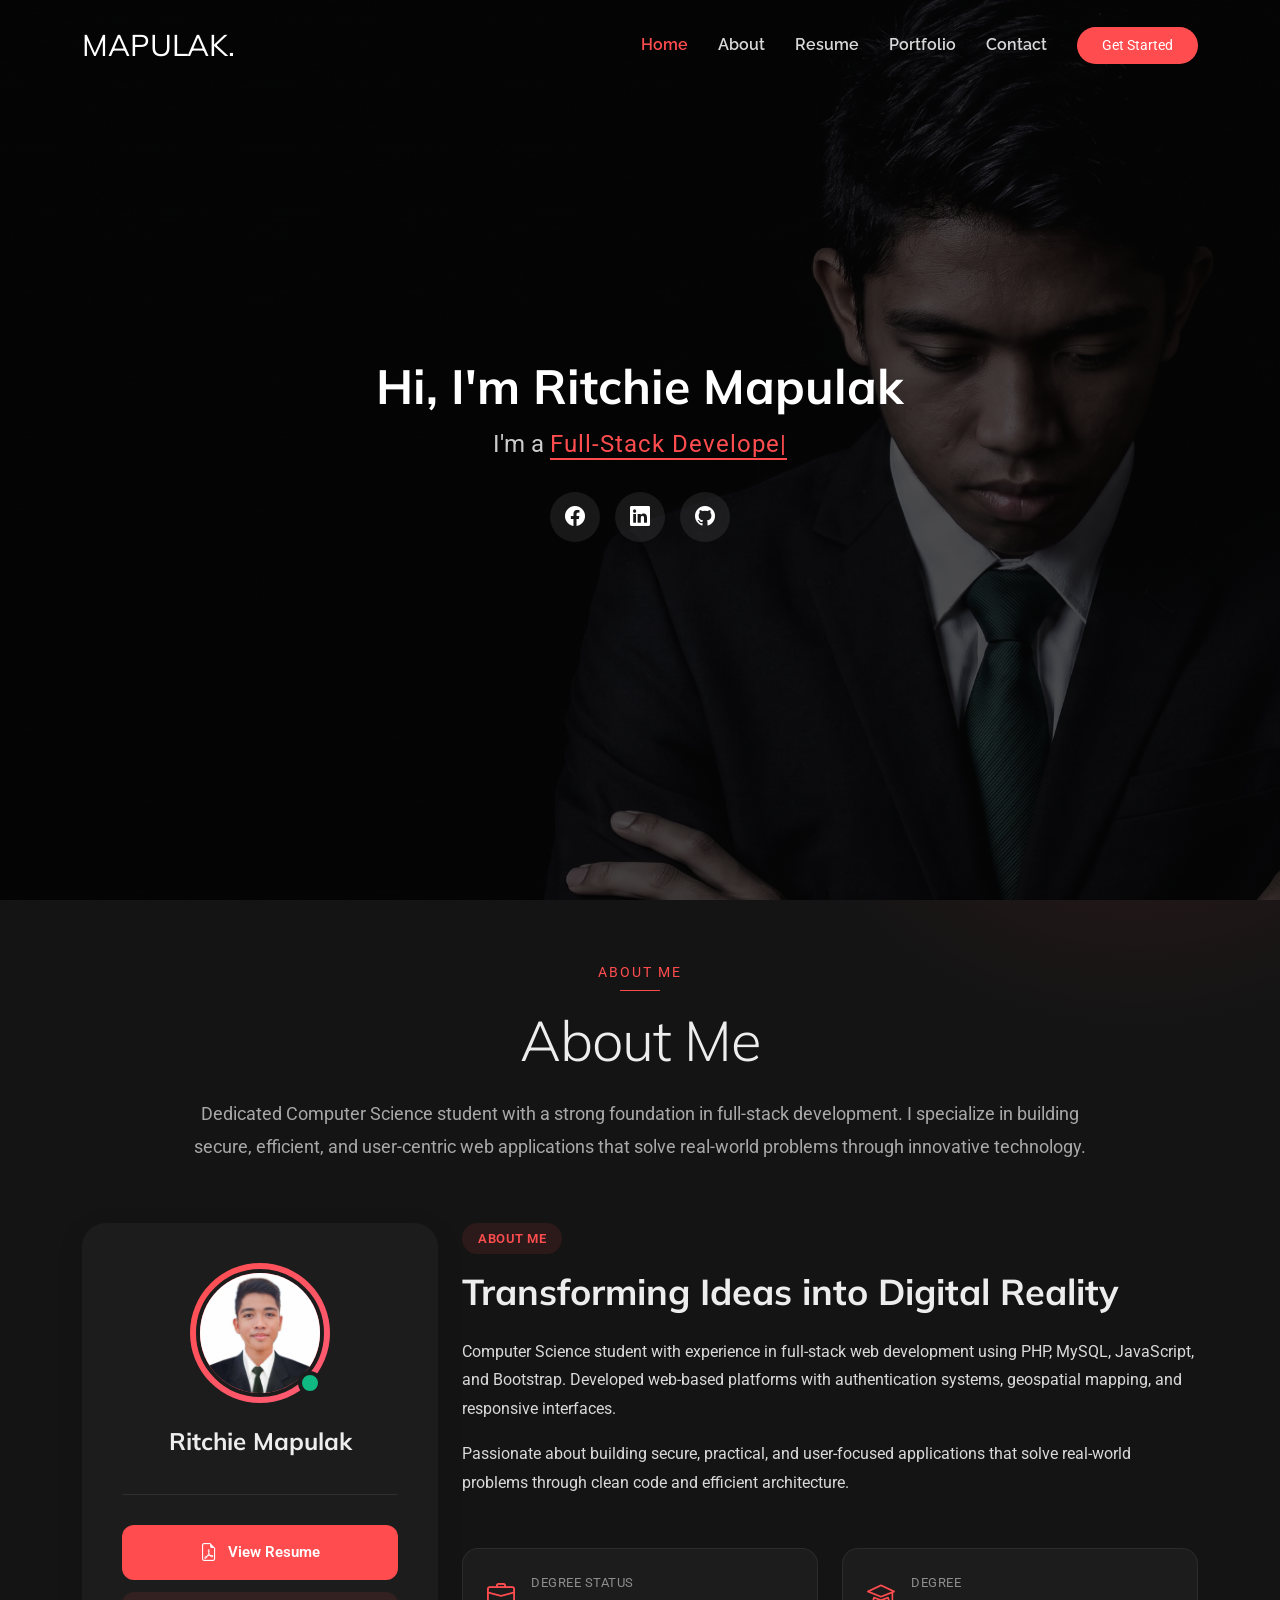
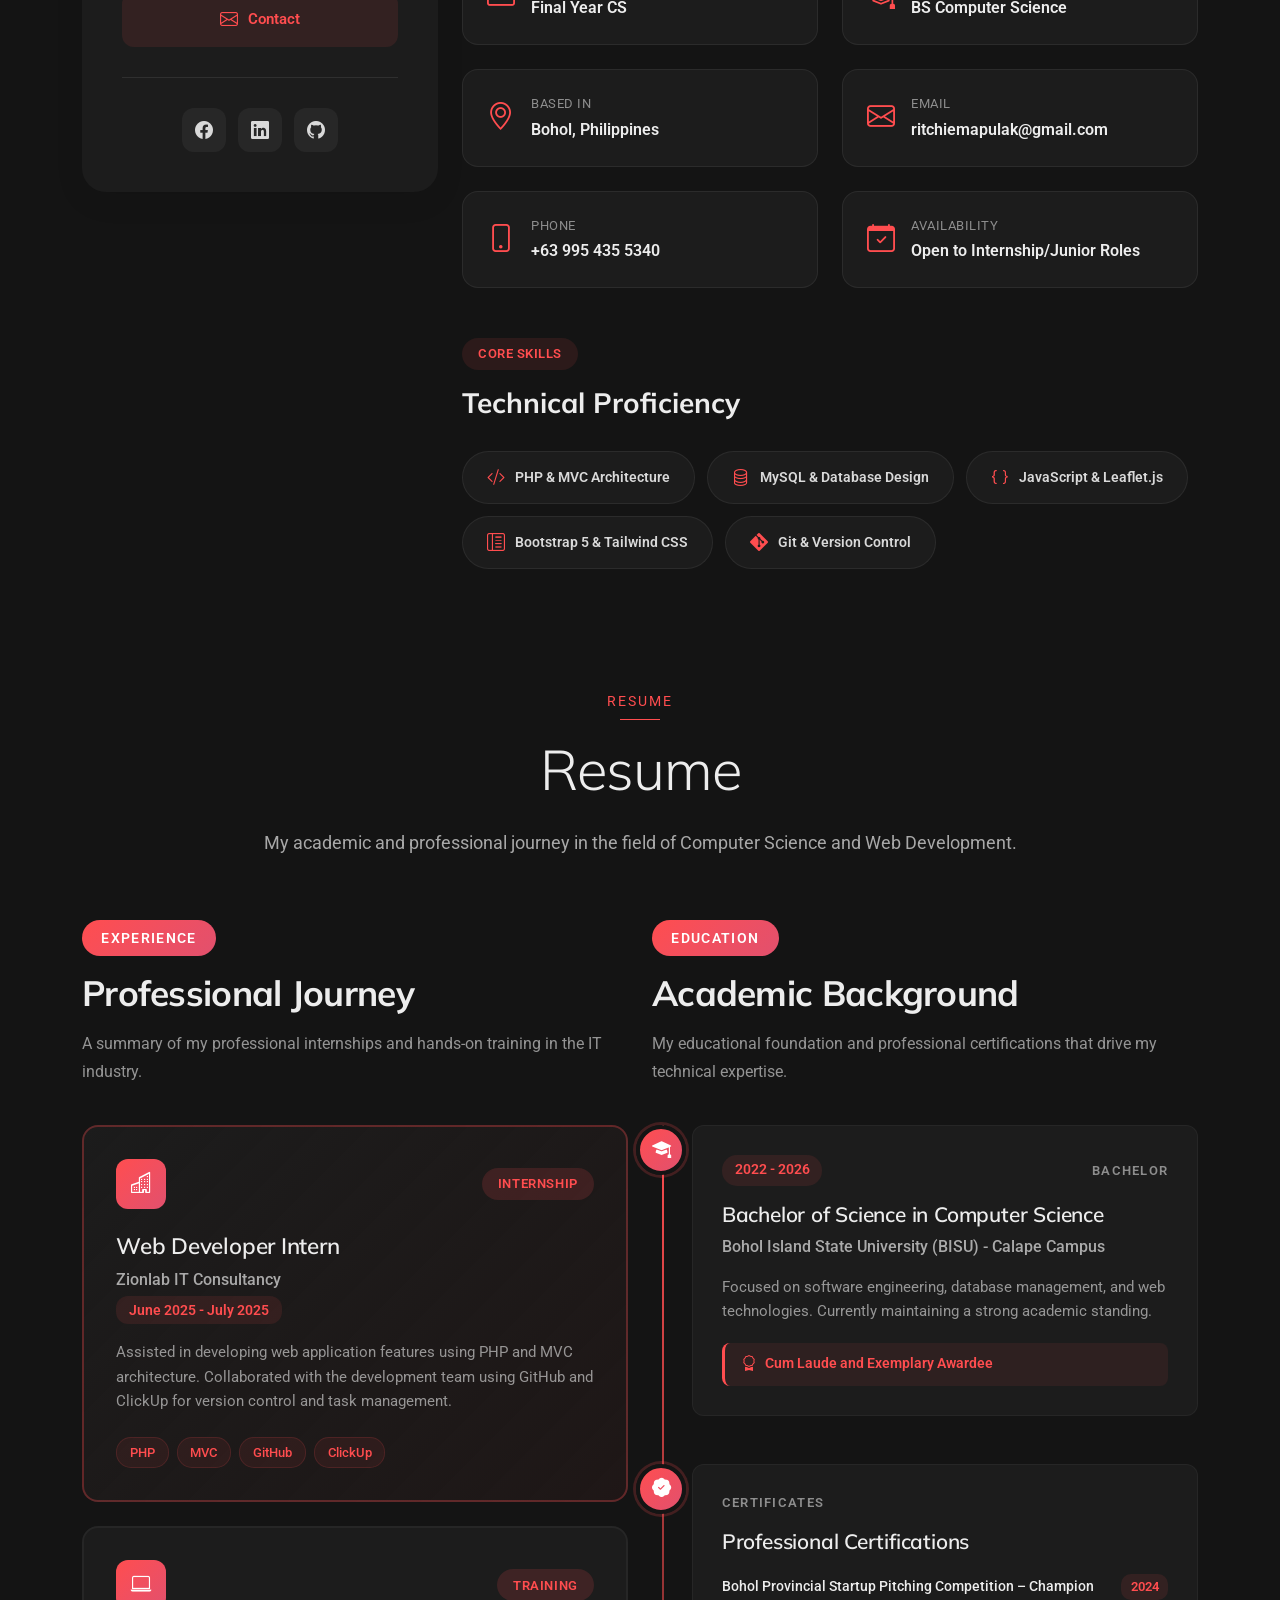
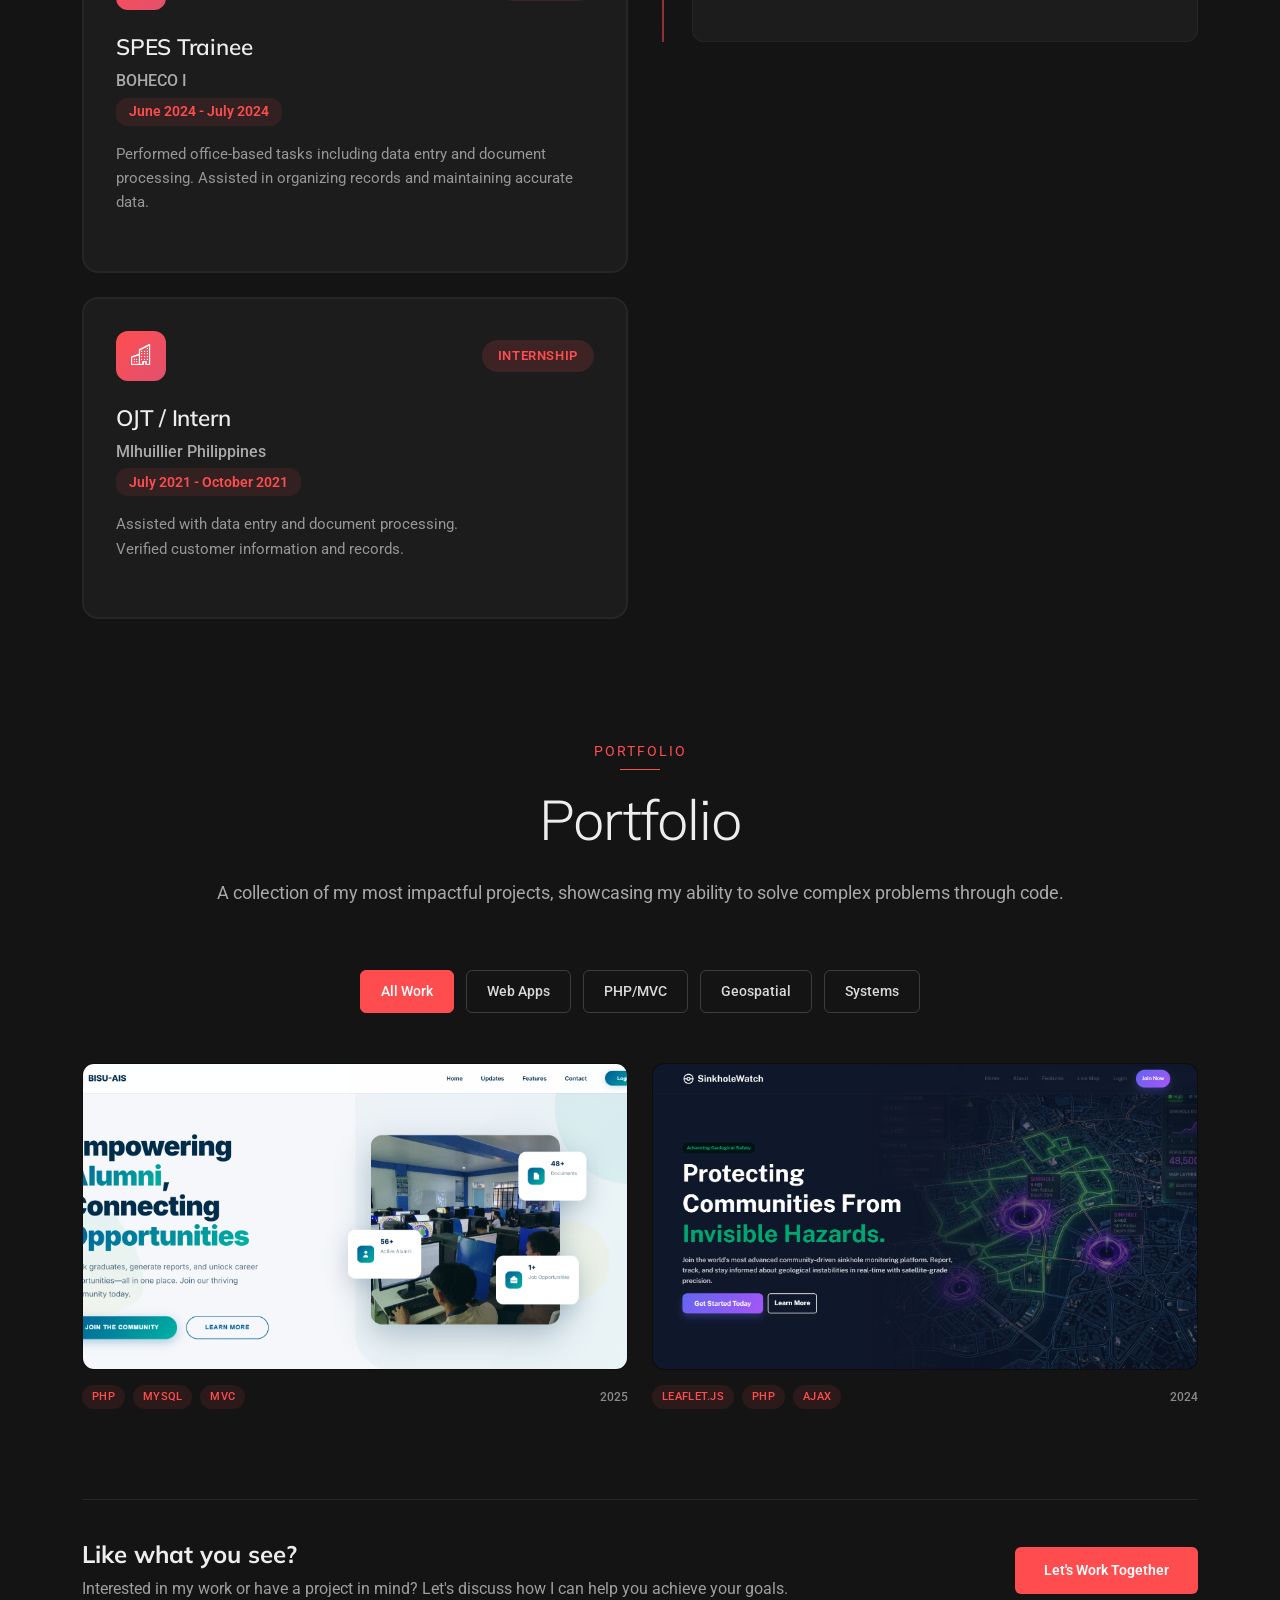
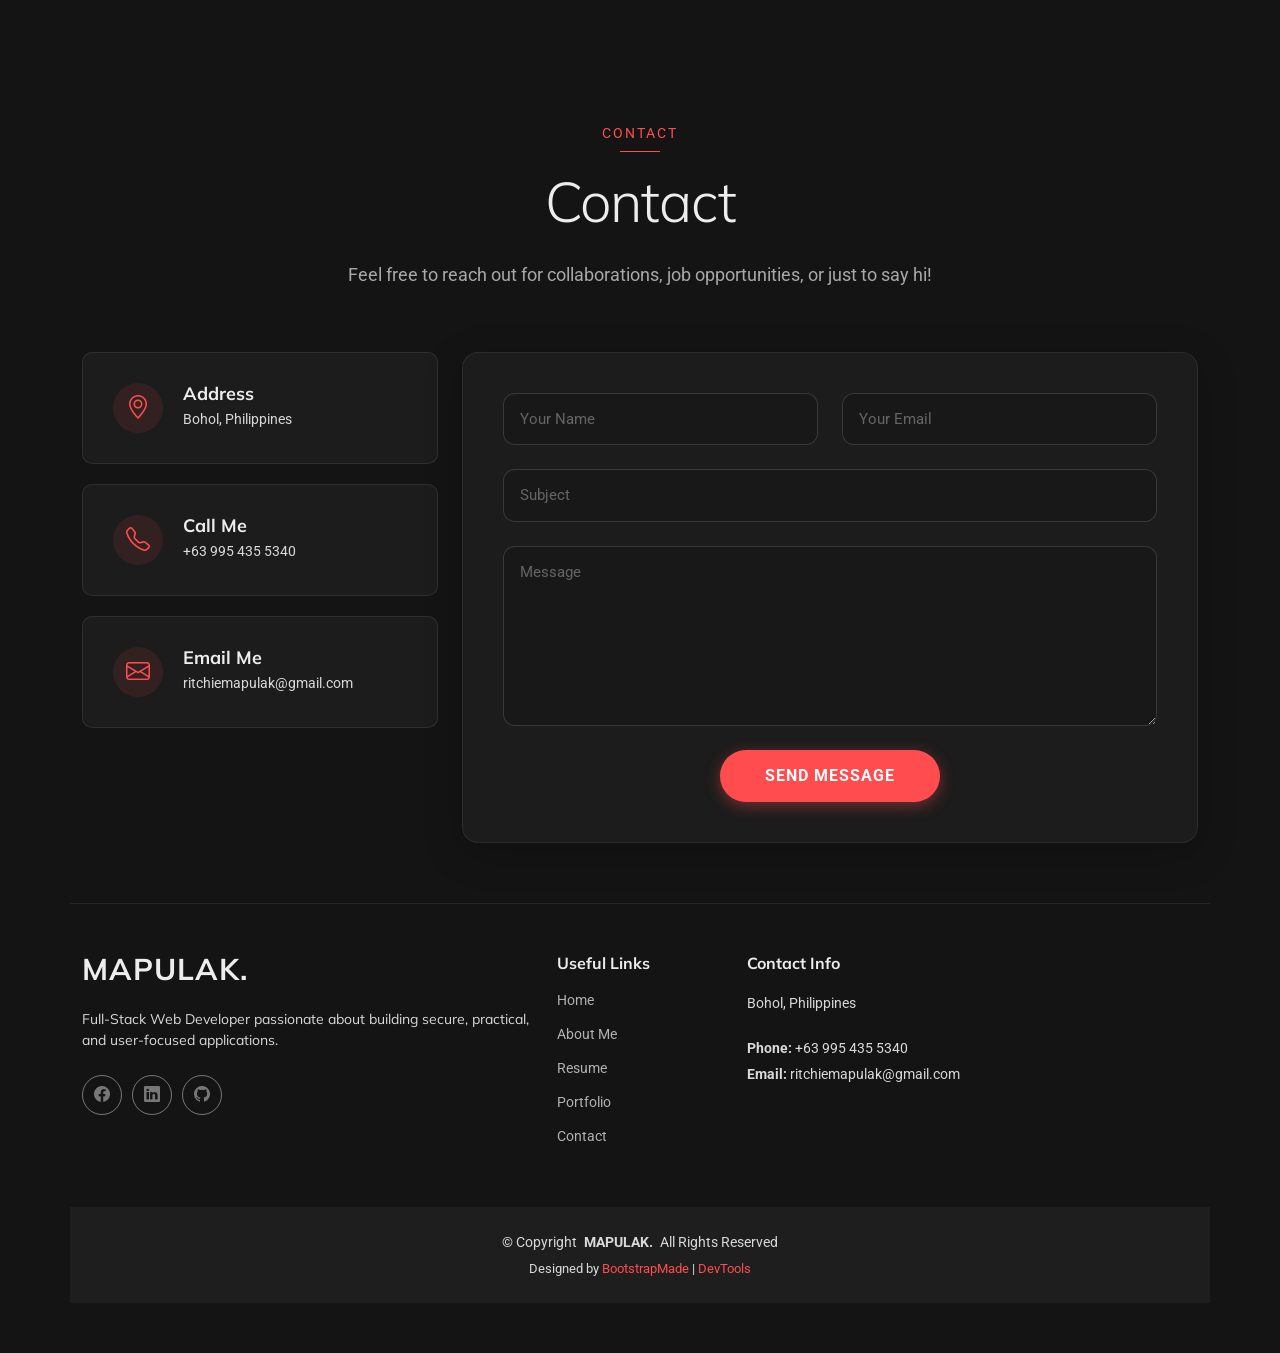
<file: index.html>
<!doctype html>
<html lang="en">
  <head>
    <meta charset="utf-8" />
    <meta content="width=device-width, initial-scale=1.0" name="viewport" />
    <title>Ritchie Mapulak | Full-Stack Developer</title>
    <meta name="description" content="" />
    <meta name="keywords" content="" />

    <!-- Favicons -->
    <link href="assets/img/favicon.png" rel="icon" />
    <link href="assets/img/apple-touch-icon.png" rel="apple-touch-icon" />

    <!-- Fonts -->
    <link href="https://fonts.googleapis.com" rel="preconnect" />
    <link href="https://fonts.gstatic.com" rel="preconnect" crossorigin />
    <link
      href="https://fonts.googleapis.com/css2?family=Roboto:ital,wght@0,100;0,300;0,400;0,500;0,700;0,900;1,100;1,300;1,400;1,500;1,700;1,900&family=Raleway:ital,wght@0,100;0,200;0,300;0,400;0,500;0,600;0,700;0,800;0,900;1,100;1,200;1,300;1,400;1,500;1,600;1,700;1,800;1,900&family=Mulish:ital,wght@0,200;0,300;0,400;0,500;0,600;0,700;0,800;0,900;1,200;1,300;1,400;1,500;1,600;1,700;1,800;1,900&display=swap"
      rel="stylesheet"
    />

    <!-- Vendor CSS Files -->
    <link
      href="assets/vendor/bootstrap/css/bootstrap.min.css"
      rel="stylesheet"
    />
    <link
      href="assets/vendor/bootstrap-icons/bootstrap-icons.css"
      rel="stylesheet"
    />
    <link href="assets/vendor/aos/aos.css" rel="stylesheet" />
    <link
      href="assets/vendor/glightbox/css/glightbox.min.css"
      rel="stylesheet"
    />
    <link href="assets/vendor/swiper/swiper-bundle.min.css" rel="stylesheet" />

    <!-- Main CSS File -->
    <link href="assets/css/main.css" rel="stylesheet" />

    <!-- =======================================================
  * Template Name: Craftivo
  * Template URL: https://bootstrapmade.com/craftivo-bootstrap-portfolio-template/
  * Updated: Oct 04 2025 with Bootstrap v5.3.8
  * Author: BootstrapMade.com
  * License: https://bootstrapmade.com/license/
  ======================================================== -->
  </head>

  <body class="index-page">
    <header id="header" class="header d-flex align-items-center fixed-top">
      <div
        class="container-fluid container-xl position-relative d-flex align-items-center"
      >
        <a href="index.html" class="logo d-flex align-items-center me-auto">
          <!-- <img src="assets/img/logo.png" alt="MAPULAK Logo"> -->
          <h1 class="sitename">MAPULAK.</h1>
        </a>

        <nav id="navmenu" class="navmenu">
          <ul>
            <li><a href="#hero" class="active">Home</a></li>
            <li><a href="#about">About</a></li>
            <li><a href="#resume">Resume</a></li>

            <li><a href="#portfolio">Portfolio</a></li>

            <li><a href="#contact">Contact</a></li>
          </ul>
          <i class="mobile-nav-toggle d-xl-none bi bi-list"></i>
        </nav>

        <a class="btn-getstarted" href="#about">Get Started</a>
      </div>
    </header>

    <main class="main">
      <!-- Hero Section -->
      <section id="hero" class="hero section dark-background">
        <img
          src="assets/img/profile/profile-bg.png"
          alt=""
          data-aos="fade-in"
        />

        <div class="container" data-aos="fade-up" data-aos-delay="100">
          <div class="row justify-content-center">
            <div class="col-lg-8 text-center">
              <h2>Hi, I'm Ritchie Mapulak</h2>
              <p>
                I'm a
                <span
                  class="typed"
                  data-typed-items="Full-Stack Developer, Computer Science Student"
                ></span
                ><span class="typed-cursor" aria-hidden="true"></span>
              </p>
              <div class="social-links">
                <a href="https://www.facebook.com/ritchie.mapulak.2025" target="_blank"
                  ><i class="bi bi-facebook"></i
                ></a>
                <a href="https://www.linkedin.com/in/ritchie-mapulak-37940237b" target="_blank"
                  ><i class="bi bi-linkedin"></i
                ></a>
                <a href="https://github.com/chichit19" target="_blank"
                  ><i class="bi bi-github"></i
                ></a>
              </div>
            </div>
          </div>
        </div>
      </section>
      <!-- /Hero Section -->

      <!-- About Section -->
      <section id="about" class="about section">
        <!-- Section Title -->
        <div class="container section-title" data-aos="fade-up">
          <span class="subtitle">About Me</span>
          <h2>About Me</h2>
          <p>
            Dedicated Computer Science student with a strong foundation in
            full-stack development. I specialize in building secure, efficient,
            and user-centric web applications that solve real-world problems
            through innovative technology.
          </p>
        </div>
        <!-- End Section Title -->

        <div class="container" data-aos="fade-up" data-aos-delay="100">
          <div class="row gy-5">
            <div class="col-lg-4" data-aos="zoom-in" data-aos-delay="150">
              <div class="profile-card">
                <div class="profile-header">
                  <div class="profile-avatar">
                    <img
                      src="assets/img/profile/ritchie.jpg"
                      class="img-fluid"
                      alt="Ritchie Mapulak"
                    />
                    <div class="status-indicator"></div>
                  </div>
                  <h3>Ritchie Mapulak</h3>
                </div>

                <div class="profile-actions">
                  <a
                    href="https://drive.google.com/file/d/18fUtLZltP4XZn_JzeTpMHirUCY4_HPZD/view?usp=sharing"
                    target="_blank"
                    class="btn-primary"
                    ><i class="bi bi-file-earmark-pdf"></i> View Resume</a
                  >
                  <a href="#contact" class="btn-secondary"
                    ><i class="bi bi-envelope"></i> Contact</a
                  >
                </div>

                <div class="social-connect">
                  <a href="https://www.facebook.com/ritchie.mapulak.2025" target="_blank"
                    ><i class="bi bi-facebook"></i
                  ></a>
                  <a
                    href="https://www.linkedin.com/in/ritchie-mapulak-37940237b" target="_blank"
                    ><i class="bi bi-linkedin"></i
                  ></a>
                  <a href="https://github.com/chichit19" target="_blank"
                    ><i class="bi bi-github"></i
                  ></a>
                </div>
              </div>
            </div>

            <div class="col-lg-8" data-aos="fade-left" data-aos-delay="200">
              <div class="content-wrapper">
                <div class="bio-section">
                  <div class="section-tag">About Me</div>
                  <h2>Transforming Ideas into Digital Reality</h2>
                  <p>
                    Computer Science student with experience in full-stack web
                    development using PHP, MySQL, JavaScript, and Bootstrap.
                    Developed web-based platforms with authentication systems,
                    geospatial mapping, and responsive interfaces.
                  </p>
                  <p>
                    Passionate about building secure, practical, and
                    user-focused applications that solve real-world problems
                    through clean code and efficient architecture.
                  </p>
                </div>

                <div class="details-grid">
                  <div
                    class="detail-item"
                    data-aos="fade-up"
                    data-aos-delay="250"
                  >
                    <i class="bi bi-briefcase"></i>
                    <div class="detail-content">
                      <span>Degree Status</span>
                      <strong>Final Year CS</strong>
                    </div>
                  </div>

                  <div
                    class="detail-item"
                    data-aos="fade-up"
                    data-aos-delay="300"
                  >
                    <i class="bi bi-mortarboard"></i>
                    <div class="detail-content">
                      <span>Degree</span>
                      <strong>BS Computer Science</strong>
                    </div>
                  </div>

                  <div
                    class="detail-item"
                    data-aos="fade-up"
                    data-aos-delay="350"
                  >
                    <i class="bi bi-geo-alt"></i>
                    <div class="detail-content">
                      <span>Based In</span>
                      <strong>Bohol, Philippines</strong>
                    </div>
                  </div>

                  <div
                    class="detail-item"
                    data-aos="fade-up"
                    data-aos-delay="100"
                  >
                    <i class="bi bi-envelope"></i>
                    <div class="detail-content">
                      <span>Email</span>
                      <strong>ritchiemapulak@gmail.com</strong>
                    </div>
                  </div>

                  <div
                    class="detail-item"
                    data-aos="fade-up"
                    data-aos-delay="150"
                  >
                    <i class="bi bi-phone"></i>
                    <div class="detail-content">
                      <span>Phone</span>
                      <strong>+63 995 435 5340</strong>
                    </div>
                  </div>

                  <div
                    class="detail-item"
                    data-aos="fade-up"
                    data-aos-delay="200"
                  >
                    <i class="bi bi-calendar-check"></i>
                    <div class="detail-content">
                      <span>Availability</span>
                      <strong>Open to Internship/Junior Roles</strong>
                    </div>
                  </div>
                </div>

                <div
                  class="skills-showcase"
                  data-aos="fade-up"
                  data-aos-delay="250"
                >
                  <div class="section-tag">Core Skills</div>
                  <h3>Technical Proficiency</h3>

                  <div
                    class="skills-capsules"
                    data-aos="fade-up"
                    data-aos-delay="300"
                  >
                    <div class="skill-capsule">
                      <i class="bi bi-code-slash"></i>
                      <span>PHP & MVC Architecture</span>
                    </div>
                    <div class="skill-capsule">
                      <i class="bi bi-database"></i>
                      <span>MySQL & Database Design</span>
                    </div>
                    <div class="skill-capsule">
                      <i class="bi bi-braces"></i>
                      <span>JavaScript & Leaflet.js</span>
                    </div>
                    <div class="skill-capsule">
                      <i class="bi bi-layout-text-sidebar-reverse"></i>
                      <span>Bootstrap 5 & Tailwind CSS</span>
                    </div>
                    <div class="skill-capsule">
                      <i class="bi bi-git"></i>
                      <span>Git & Version Control</span>
                    </div>
                  </div>
                </div>
              </div>
            </div>
          </div>
        </div>
      </section>
      <!-- /About Section -->

      <!-- Resume Section -->
      <section id="resume" class="resume section">
        <!-- Section Title -->
        <div class="container section-title" data-aos="fade-up">
          <span class="subtitle">Resume</span>
          <h2>Resume</h2>
          <p>
            My academic and professional journey in the field of Computer
            Science and Web Development.
          </p>
        </div>
        <!-- End Section Title -->

        <div class="container" data-aos="fade-up" data-aos-delay="100">
          <div class="row gy-5">
            <div class="col-lg-6">
              <div class="experience-section">
                <div
                  class="section-header"
                  data-aos="fade-right"
                  data-aos-delay="200"
                >
                  <div class="header-content">
                    <span class="section-badge">Experience</span>
                    <h2>Professional Journey</h2>
                    <p>
                      A summary of my professional internships and hands-on
                      training in the IT industry.
                    </p>
                  </div>
                </div>

                <div class="experience-cards">
                  <div
                    class="exp-card featured"
                    data-aos="zoom-in"
                    data-aos-delay="300"
                  >
                    <div class="card-header">
                      <div class="company-logo">
                        <i class="bi bi-buildings"></i>
                      </div>
                      <div class="period-badge">Internship</div>
                    </div>
                    <div class="card-body">
                      <h3>Web Developer Intern</h3>
                      <p class="company-name">Zionlab IT Consultancy</p>
                      <span class="duration">June 2025 - July 2025</span>
                      <p class="description">
                        Assisted in developing web application features using
                        PHP and MVC architecture. Collaborated with the
                        development team using GitHub and ClickUp for version
                        control and task management.
                      </p>
                      <div class="skills-tags">
                        <span class="skill-tag">PHP</span>
                        <span class="skill-tag">MVC</span>
                        <span class="skill-tag">GitHub</span>
                        <span class="skill-tag">ClickUp</span>
                      </div>
                    </div>
                  </div>

                  <div class="exp-card" data-aos="zoom-in" data-aos-delay="350">
                    <div class="card-header">
                      <div class="company-logo">
                        <i class="bi bi-laptop"></i>
                      </div>
                      <div class="period-badge">Training</div>
                    </div>
                    <div class="card-body">
                      <h3>SPES Trainee</h3>
                      <p class="company-name">BOHECO I</p>
                      <span class="duration">June 2024 - July 2024</span>
                      <p class="description">
                        Performed office-based tasks including data entry and
                        document processing. Assisted in organizing records and
                        maintaining accurate data.
                      </p>
                    </div>
                  </div>
                  <div class="exp-card" data-aos="zoom-in" data-aos-delay="350">
                    <div class="card-header">
                      <div class="company-logo">
                        <i class="bi bi-buildings"></i>
                      </div>
                      <div class="period-badge">Internship</div>
                    </div>
                    <div class="card-body">
                      <h3>OJT / Intern</h3>
                      <p class="company-name">Mlhuillier Philippines</p>
                      <span class="duration">July 2021 - October 2021</span>
                      <p class="description">
                        Assisted with data entry and document processing.<br />
                        Verified customer information and records.
                      </p>
                    </div>
                  </div>
                </div>
              </div>
            </div>

            <div class="col-lg-6">
              <div class="education-section">
                <div
                  class="section-header"
                  data-aos="fade-left"
                  data-aos-delay="200"
                >
                  <div class="header-content">
                    <span class="section-badge">Education</span>
                    <h2>Academic Background</h2>
                    <p>
                      My educational foundation and professional certifications
                      that drive my technical expertise.
                    </p>
                  </div>
                </div>

                <div
                  class="education-timeline"
                  data-aos="fade-left"
                  data-aos-delay="300"
                >
                  <div class="timeline-track">
                    <div class="timeline-item">
                      <div class="timeline-marker">
                        <i class="bi bi-mortarboard-fill"></i>
                      </div>
                      <div class="timeline-content">
                        <div class="education-meta">
                          <span class="year-range">2022 - 2026</span>
                          <span class="degree-level">Bachelor</span>
                        </div>
                        <h4>Bachelor of Science in Computer Science</h4>
                        <p class="institution">
                          Bohol Island State University (BISU) - Calape Campus
                        </p>
                        <p class="description">
                          Focused on software engineering, database management,
                          and web technologies. Currently maintaining a strong
                          academic standing.
                        </p>
                        <div class="achievement">
                          <i class="bi bi-award"></i>
                          <span>Cum Laude and Exemplary Awardee</span>
                        </div>
                      </div>
                    </div>

                    <div class="timeline-item">
                      <div class="timeline-marker">
                        <i class="bi bi-patch-check-fill"></i>
                      </div>
                      <div class="timeline-content">
                        <div class="education-meta">
                          <!-- <span class="year-range">2016 - 2023</span> -->
                          <span class="degree-level">Certificates</span>
                        </div>
                        <h4>Professional Certifications</h4>
                        <div class="certifications-list">
                          <div class="cert-item">
                            <span class="cert-name"
                              >Bohol Provincial Startup Pitching Competition –
                              Champion</span
                            >
                            <span class="cert-year">2024</span>
                          </div>
                        </div>
                      </div>
                    </div>
                  </div>
                </div>
              </div>
            </div>
          </div>
        </div>
      </section>
      <!-- /Resume Section -->

      <!-- Portfolio Section -->
      <section id="portfolio" class="portfolio section">
        <!-- Section Title -->
        <div class="container section-title" data-aos="fade-up">
          <span class="subtitle">Portfolio</span>
          <h2>Portfolio</h2>
          <p>
            A collection of my most impactful projects, showcasing my ability to
            solve complex problems through code.
          </p>
        </div>
        <!-- End Section Title -->

        <div class="container" data-aos="fade-up" data-aos-delay="100">
          <div
            class="isotope-layout"
            data-default-filter="*"
            data-layout="masonry"
            data-sort="original-order"
          >
            <ul
              class="portfolio-filters isotope-filters"
              data-aos="fade-up"
              data-aos-delay="200"
            >
              <li data-filter="*" class="filter-active">All Work</li>
              <li data-filter=".filter-webapp">Web Apps</li>
              <li data-filter=".filter-php">PHP/MVC</li>
              <li data-filter=".filter-geo">Geospatial</li>
              <li data-filter=".filter-system">Systems</li>
            </ul>

            <div
              class="row gy-4 isotope-container"
              data-aos="fade-up"
              data-aos-delay="300"
            >
              <div
                class="col-lg-6 col-md-6 portfolio-item isotope-item filter-webapp filter-php filter-system"
              >
                <div class="portfolio-card">
                  <div class="portfolio-image-container">
                    <img
                      src="assets/img/portfolio/portfolio-1.png"
                      alt="BISU AIS"
                      class="img-fluid"
                      loading="lazy"
                    />
                    <div class="portfolio-overlay">
                      <div class="portfolio-info">
                        <span class="project-category"
                          >Full-Stack Development</span
                        >
                        <h4>BISU Alumni Information System</h4>
                      </div>
                      <div class="portfolio-actions">
                        <a
                          href="assets/img/portfolio/portfolio-1.png"
                          class="glightbox portfolio-link"
                        >
                          <i class="bi bi-eye"></i>
                        </a>
                        <a
                          href="https://bisucalapeais.org"
                          target="_blank"
                          class="portfolio-details"
                          title="Live Preview"
                        >
                          <i class="bi bi-box-arrow-up-right"></i>
                        </a>
                      </div>
                    </div>
                  </div>
                  <div class="portfolio-meta">
                    <div class="project-tags">
                      <span class="tag">PHP</span>
                      <span class="tag">MySQL</span>
                      <span class="tag">MVC</span>
                    </div>
                    <div class="project-year">2025</div>
                  </div>
                </div>
              </div>

              <div
                class="col-lg-6 col-md-6 portfolio-item isotope-item filter-geo filter-webapp"
              >
                <div class="portfolio-card">
                  <div class="portfolio-image-container">
                    <img
                      src="assets/img/portfolio/portfolio-2.png"
                      alt="Sinkhole Watch"
                      class="img-fluid"
                      loading="lazy"
                    />
                    <div class="portfolio-overlay">
                      <div class="portfolio-info">
                        <span class="project-category"
                          >Geospatial Platform</span
                        >
                        <h4>Sinkhole-Watch</h4>
                      </div>
                      <div class="portfolio-actions">
                        <a
                          href="assets/img/portfolio/portfolio-2.png"
                          class="glightbox portfolio-link"
                        >
                          <i class="bi bi-eye"></i>
                        </a>
                        <a
                          href="http://sinkholewatch.infinityfreeapp.com"
                          target="_blank"
                          class="portfolio-details"
                          title="Live Preview"
                        >
                          <i class="bi bi-box-arrow-up-right"></i>
                        </a>
                      </div>
                    </div>
                  </div>
                  <div class="portfolio-meta">
                    <div class="project-tags">
                      <span class="tag">Leaflet.js</span>
                      <span class="tag">PHP</span>
                      <span class="tag">AJAX</span>
                    </div>
                    <div class="project-year">2024</div>
                  </div>
                </div>
              </div>

              <!-- End Portfolio Items -->
            </div>
          </div>

          <div class="portfolio-bottom" data-aos="fade-up" data-aos-delay="400">
            <div class="row align-items-center">
              <div class="col-lg-8">
                <h3>Like what you see?</h3>
                <p>
                  Interested in my work or have a project in mind? Let's discuss
                  how I can help you achieve your goals.
                </p>
              </div>
              <div class="col-lg-4 text-lg-end">
                <a href="#contact" class="btn btn-accent"
                  >Let's Work Together</a
                >
              </div>
            </div>
          </div>
        </div>
      </section>
      <!-- /Portfolio Section -->

      <!-- Contact Section -->
      <section id="contact" class="contact section">
        <!-- Section Title -->
        <div class="container section-title" data-aos="fade-up">
          <span class="subtitle">Contact</span>
          <h2>Contact</h2>
          <p>
            Feel free to reach out for collaborations, job opportunities, or
            just to say hi!
          </p>
        </div>
        <!-- End Section Title -->

        <div class="container">
          <div class="row gy-4">
            <div class="col-lg-4">
              <div class="info-item">
                <div class="icon-wrapper">
                  <i class="bi bi-geo-alt"></i>
                </div>
                <div>
                  <h3>Address</h3>
                  <p>Bohol, Philippines</p>
                </div>
              </div>

              <div class="info-item">
                <div class="icon-wrapper">
                  <i class="bi bi-telephone"></i>
                </div>
                <div>
                  <h3>Call Me</h3>
                  <p>+63 995 435 5340</p>
                </div>
              </div>

              <div class="info-item">
                <div class="icon-wrapper">
                  <i class="bi bi-envelope"></i>
                </div>
                <div>
                  <h3>Email Me</h3>
                  <p>ritchiemapulak@gmail.com</p>
                </div>
              </div>
            </div>

            <div class="col-lg-8">
              <form
                action="https://formspree.io/f/mrejvlpk"
                method="POST"
                id="contact-form"
              >
                <div class="row gy-4">
                  <div class="col-md-6">
                    <input
                      type="text"
                      name="name"
                      class="form-control"
                      placeholder="Your Name"
                      required=""
                    />
                  </div>

                  <div class="col-md-6">
                    <input
                      type="email"
                      class="form-control"
                      name="email"
                      placeholder="Your Email"
                      required=""
                    />
                  </div>

                  <div class="col-md-12">
                    <input
                      type="text"
                      class="form-control"
                      name="subject"
                      placeholder="Subject"
                      required=""
                    />
                  </div>

                  <div class="col-md-12">
                    <textarea
                      class="form-control"
                      name="message"
                      rows="6"
                      placeholder="Message"
                      required=""
                    ></textarea>
                  </div>

                  <div class="col-md-12 text-center">
                    <div class="status-container">
                      <div class="loading">Sending...</div>
                      <div class="error-message"></div>
                    </div>

                    <button type="submit" class="btn-submit">
                      Send Message
                    </button>
                  </div>
                </div>
              </form>

              <script>
                document
                  .getElementById("contact-form")
                  .addEventListener("submit", function (event) {
                    event.preventDefault();
                    const form = this;
                    const loading = form.querySelector(".loading");
                    const errorMsg = form.querySelector(".error-message");
                    const button = form.querySelector('button[type="submit"]');

                    loading.classList.add("d-flex");
                    errorMsg.classList.remove("d-flex");
                    button.disabled = true;

                    const formData = new FormData(form);

                    fetch(form.action, {
                      method: "POST",
                      body: formData,
                      headers: {
                        Accept: "application/json",
                      },
                    })
                      .then((response) => {
                        loading.classList.remove("d-flex");
                        if (response.ok) {
                          const successModal = new bootstrap.Modal(
                            document.getElementById("successModal"),
                          );
                          successModal.show();
                          form.reset();
                        } else {
                          response.json().then((data) => {
                            if (Object.hasOwn(data, "errors")) {
                              errorMsg.innerHTML = data["errors"]
                                .map((error) => error["message"])
                                .join(", ");
                            } else {
                              errorMsg.innerHTML =
                                "Oops! There was a problem submitting your form";
                            }
                            errorMsg.classList.add("d-flex");
                          });
                        }
                      })
                      .catch((error) => {
                        loading.classList.remove("d-flex");
                        errorMsg.innerHTML =
                          "Oops! There was a problem submitting your form";
                        errorMsg.classList.add("d-flex");
                      })
                      .finally(() => {
                        button.disabled = false;
                      });
                  });
              </script>
            </div>
          </div>
        </div>
      </section>
      <!-- /Contact Section -->
    </main>

    <footer id="footer" class="footer">
      <div class="container footer-top">
        <div class="row gy-4">
          <div class="col-lg-5 col-md-12 footer-about">
            <a href="index.html" class="logo d-flex align-items-center">
              <span class="sitename">MAPULAK.</span>
            </a>
            <p>
              Full-Stack Web Developer passionate about building secure,
              practical, and user-focused applications.
            </p>
            <div class="social-links d-flex mt-4">
              <a href="https://www.facebook.com/ritchie.mapulak.2025" target="_blank"
                ><i class="bi bi-facebook"></i
              ></a>
              <a href="https://www.linkedin.com/in/ritchie-mapulak-37940237b" target="_blank"
                ><i class="bi bi-linkedin"></i
              ></a>
              <a href="https://github.com/chichit19" target="_blank"
                ><i class="bi bi-github"></i
              ></a>
            </div>
          </div>

          <div class="col-lg-2 col-6 footer-links">
            <h4>Useful Links</h4>
            <ul>
              <li><a href="#hero">Home</a></li>
              <li><a href="#about">About Me</a></li>
              <li><a href="#resume">Resume</a></li>
              <li><a href="#portfolio">Portfolio</a></li>
              <li><a href="#contact">Contact</a></li>
            </ul>
          </div>

          <div
            class="col-lg-3 col-md-12 footer-contact text-center text-md-start"
          >
            <h4>Contact Info</h4>
            <p>Bohol, Philippines</p>
            <p class="mt-4">
              <strong>Phone:</strong> <span>+63 995 435 5340</span>
            </p>
            <p><strong>Email:</strong> <span>ritchiemapulak@gmail.com</span></p>
          </div>
        </div>
      </div>

      <div class="container copyright text-center mt-4">
        <p>
          © <span>Copyright</span>
          <strong class="px-1 sitename">MAPULAK.</strong>
          <span>All Rights Reserved</span>
        </p>
        <div class="credits">
          <!-- All the links in the footer should remain intact. -->
          <!-- You can delete the links only if you've purchased the pro version. -->
          <!-- Licensing information: https://bootstrapmade.com/license/ -->
          <!-- Purchase the pro version with working PHP/AJAX contact form: [buy-url] -->
          Designed by <a href="https://bootstrapmade.com/">BootstrapMade</a> |
          <a href="https://bootstrapmade.com/tools/">DevTools</a>
        </div>
      </div>

      <!-- Success Modal -->
      <div
        class="modal fade"
        id="successModal"
        tabindex="-1"
        aria-labelledby="successModalLabel"
        aria-hidden="true"
      >
        <div class="modal-dialog modal-dialog-centered">
          <div
            class="modal-content"
            style="
              background: var(--surface-color);
              border: 1px solid rgba(255, 255, 255, 0.1);
              border-radius: 20px;
            "
          >
            <div class="modal-body text-center p-5">
              <div class="mb-4">
                <i
                  class="bi bi-check-circle"
                  style="font-size: 5rem; color: #10b981"
                ></i>
              </div>
              <h2 style="color: var(--heading-color); font-weight: 700">
                Message Sent!
              </h2>
              <p
                style="
                  color: var(--default-color);
                  font-size: 1.1rem;
                  margin-bottom: 2rem;
                "
              >
                Thank you for reaching out. I'll get back to you shortly!
              </p>
              <button
                type="button"
                class="btn-submit"
                data-bs-dismiss="modal"
                style="width: 100%; border-radius: 12px; padding: 12px"
              >
                Great!
              </button>
            </div>
          </div>
        </div>
      </div>
    </footer>

    <!-- Scroll Top -->
    <a
      href="#"
      id="scroll-top"
      class="scroll-top d-flex align-items-center justify-content-center"
      ><i class="bi bi-arrow-up-short"></i
    ></a>

    <!-- Preloader -->
    <div id="preloader"></div>

    <!-- Vendor JS Files -->
    <script src="assets/vendor/bootstrap/js/bootstrap.bundle.min.js"></script>
    <script src="assets/vendor/aos/aos.js"></script>
    <script src="assets/vendor/typed.js/typed.umd.js"></script>
    <script src="assets/vendor/waypoints/noframework.waypoints.js"></script>
    <script src="assets/vendor/glightbox/js/glightbox.min.js"></script>
    <script src="assets/vendor/imagesloaded/imagesloaded.pkgd.min.js"></script>
    <script src="assets/vendor/isotope-layout/isotope.pkgd.min.js"></script>
    <script src="assets/vendor/swiper/swiper-bundle.min.js"></script>

    <!-- Main JS File -->
    <script src="assets/js/main.js"></script>
  </body>
</html>
</file>
<file: assets/css/main.css>
/**
* Template Name: Craftivo
* Template URL: https://bootstrapmade.com/craftivo-bootstrap-portfolio-template/
* Updated: Oct 04 2025 with Bootstrap v5.3.8
* Author: BootstrapMade.com
* License: https://bootstrapmade.com/license/
*/

@charset "UTF-8";

/*--------------------------------------------------------------
# Font & Color Variables
# Help: https://bootstrapmade.com/color-system/
--------------------------------------------------------------*/
/* Fonts */
:root {
  --default-font: "Roboto", system-ui, -apple-system, "Segoe UI", Roboto, "Helvetica Neue", Arial, "Noto Sans", "Liberation Sans", sans-serif, "Apple Color Emoji", "Segoe UI Emoji", "Segoe UI Symbol", "Noto Color Emoji";
  --heading-font: "Mulish", sans-serif;
  --nav-font: "Raleway", sans-serif;
}

/* Global Colors - The following color variables are used throughout the website. Updating them here will change the color scheme of the entire website */
:root {
  --background-color: #141414;
  /* Background color for the entire website, including individual sections */
  --default-color: #d9d9d9;
  /* Default color used for the majority of the text content across the entire website */
  --heading-color: #ededed;
  /* Color for headings, subheadings and title throughout the website */
  --accent-color: #ff4d4f;
  /* Accent color that represents your brand on the website. It's used for buttons, links, and other elements that need to stand out */
  --surface-color: #1c1c1c;
  /* The surface color is used as a background of boxed elements within sections, such as cards, icon boxes, or other elements that require a visual separation from the global background. */
  --contrast-color: #ffffff;
  /* Contrast color for text, ensuring readability against backgrounds of accent, heading, or default colors. */
}

/* Nav Menu Colors - The following color variables are used specifically for the navigation menu. They are separate from the global colors to allow for more customization options */
:root {
  --nav-color: #d9d9d9;
  /* The default color of the main navmenu links */
  --nav-hover-color: #ff4d4f;
  /* Applied to main navmenu links when they are hovered over or active */
  --nav-mobile-background-color: #2e2e2e;
  /* Used as the background color for mobile navigation menu */
  --nav-dropdown-background-color: #2e2e2e;
  /* Used as the background color for dropdown items that appear when hovering over primary navigation items */
  --nav-dropdown-color: #d9d9d9;
  /* Used for navigation links of the dropdown items in the navigation menu. */
  --nav-dropdown-hover-color: #ff4d4f;
  /* Similar to --nav-hover-color, this color is applied to dropdown navigation links when they are hovered over. */
}

/* Color Presets - These classes override global colors when applied to any section or element, providing reuse of the sam color scheme. */

.light-background {
  --background-color: rgba(41, 41, 41, 0.8);
  --surface-color: #484848;
}

.dark-background {
  --background-color: #060606;
  --default-color: #ffffff;
  --heading-color: #ffffff;
  --surface-color: #252525;
  --contrast-color: #ffffff;
}

/* Smooth scroll */
:root {
  scroll-behavior: smooth;
}

/*--------------------------------------------------------------
# General Styling & Shared Classes
--------------------------------------------------------------*/
body {
  color: var(--default-color);
  background-color: var(--background-color);
  font-family: var(--default-font);
}

a {
  color: var(--accent-color);
  text-decoration: none;
  transition: 0.3s;
}

a:hover {
  color: color-mix(in srgb, var(--accent-color), transparent 25%);
  text-decoration: none;
}

h1,
h2,
h3,
h4,
h5,
h6 {
  color: var(--heading-color);
  font-family: var(--heading-font);
}

/* PHP Email Form Messages
------------------------------*/
.php-email-form .error-message {
  display: none;
  background: #df1529;
  color: #ffffff;
  text-align: left;
  padding: 15px;
  margin-bottom: 24px;
  font-weight: 600;
}

.php-email-form .sent-message {
  display: none;
  color: #ffffff;
  background: #059652;
  text-align: center;
  padding: 15px;
  margin-bottom: 24px;
  font-weight: 600;
}

.php-email-form .loading {
  display: none;
  background: var(--surface-color);
  text-align: center;
  padding: 15px;
  margin-bottom: 24px;
}

.php-email-form .loading:before {
  content: "";
  display: inline-block;
  border-radius: 50%;
  width: 24px;
  height: 24px;
  margin: 0 10px -6px 0;
  border: 3px solid var(--accent-color);
  border-top-color: var(--surface-color);
  animation: php-email-form-loading 1s linear infinite;
}

@keyframes php-email-form-loading {
  0% {
    transform: rotate(0deg);
  }

  100% {
    transform: rotate(360deg);
  }
}

/*--------------------------------------------------------------
# Global Header
--------------------------------------------------------------*/
.header {
  --heading-color: #ffffff;
  color: var(--default-color);
  background-color: var(--background-color);
  padding: 15px 0;
  transition: all 0.5s;
  z-index: 997;
}

.header .logo {
  line-height: 1;
}

.header .logo img {
  max-height: 48px;
  margin-right: 12px;
}

.header .logo h1 {
  font-size: 30px;
  margin: 0;
  font-weight: 400;
  color: var(--heading-color);
}

.header .btn-getstarted,
.header .btn-getstarted:focus {
  color: var(--contrast-color);
  background: var(--accent-color);
  font-size: 14px;
  padding: 8px 25px;
  margin: 0 0 0 30px;
  border-radius: 50px;
  transition: 0.3s;
}

.header .btn-getstarted:hover,
.header .btn-getstarted:focus:hover {
  color: var(--contrast-color);
  background: color-mix(in srgb, var(--accent-color), transparent 15%);
}

@media (max-width: 1200px) {
  .header .logo {
    order: 1;
  }

  .header .btn-getstarted {
    order: 2;
    margin: 0 15px 0 0;
    padding: 6px 15px;
  }

  .header .navmenu {
    order: 3;
  }
}

.scrolled .header {
  box-shadow: 0px 0 18px rgba(0, 0, 0, 0.1);
}

/* Global Header on Scroll
------------------------------*/
.scrolled .header {
  --background-color: rgba(20, 20, 20, 0.8);
}

/* Index Page Header
------------------------------*/
.index-page .header {
  --background-color: rgba(255, 255, 255, 0);
}

/* Index Page Header on Scroll
------------------------------*/
.index-page.scrolled .header {
  --background-color: rgba(20, 20, 20, 0.8);
}

/*--------------------------------------------------------------
# Navigation Menu
--------------------------------------------------------------*/
/* Navmenu - Desktop */
@media (min-width: 1200px) {
  .navmenu {
    padding: 0;
  }

  .navmenu ul {
    margin: 0;
    padding: 0;
    display: flex;
    list-style: none;
    align-items: center;
  }

  .navmenu li {
    position: relative;
  }

  .navmenu a,
  .navmenu a:focus {
    color: var(--nav-color);
    padding: 18px 15px;
    font-size: 16px;
    font-family: var(--nav-font);
    font-weight: 600;
    display: flex;
    align-items: center;
    justify-content: space-between;
    white-space: nowrap;
    transition: 0.3s;
  }

  .navmenu a i,
  .navmenu a:focus i {
    font-size: 12px;
    line-height: 0;
    margin-left: 5px;
    transition: 0.3s;
  }

  .navmenu li:last-child a {
    padding-right: 0;
  }

  .navmenu li:hover>a,
  .navmenu .active,
  .navmenu .active:focus {
    color: var(--nav-hover-color);
  }

  .navmenu .dropdown ul {
    margin: 0;
    padding: 10px 0;
    background: var(--nav-dropdown-background-color);
    display: block;
    position: absolute;
    visibility: hidden;
    left: 14px;
    top: 130%;
    opacity: 0;
    transition: 0.3s;
    border-radius: 4px;
    z-index: 99;
    box-shadow: 0px 0px 30px rgba(0, 0, 0, 0.1);
  }

  .navmenu .dropdown ul li {
    min-width: 200px;
  }

  .navmenu .dropdown ul a {
    padding: 10px 20px;
    font-size: 15px;
    text-transform: none;
    color: var(--nav-dropdown-color);
  }

  .navmenu .dropdown ul a i {
    font-size: 12px;
  }

  .navmenu .dropdown ul a:hover,
  .navmenu .dropdown ul .active:hover,
  .navmenu .dropdown ul li:hover>a {
    color: var(--nav-dropdown-hover-color);
  }

  .navmenu .dropdown:hover>ul {
    opacity: 1;
    top: 100%;
    visibility: visible;
  }

  .navmenu .dropdown .dropdown ul {
    top: 0;
    left: -90%;
    visibility: hidden;
  }

  .navmenu .dropdown .dropdown:hover>ul {
    opacity: 1;
    top: 0;
    left: -100%;
    visibility: visible;
  }
}

/* Navmenu - Mobile */
@media (max-width: 1199px) {
  .mobile-nav-toggle {
    color: var(--nav-color);
    font-size: 28px;
    line-height: 0;
    margin-right: 10px;
    cursor: pointer;
    transition: color 0.3s;
  }

  .navmenu {
    padding: 0;
    z-index: 9997;
  }

  .navmenu ul {
    display: none;
    list-style: none;
    position: absolute;
    inset: 60px 20px 20px 20px;
    padding: 10px 0;
    margin: 0;
    border-radius: 6px;
    background-color: var(--nav-mobile-background-color);
    overflow-y: auto;
    transition: 0.3s;
    z-index: 9998;
    box-shadow: 0px 0px 30px rgba(0, 0, 0, 0.1);
  }

  .navmenu a,
  .navmenu a:focus {
    color: var(--nav-dropdown-color);
    padding: 10px 20px;
    font-family: var(--nav-font);
    font-size: 17px;
    font-weight: 500;
    display: flex;
    align-items: center;
    justify-content: space-between;
    white-space: nowrap;
    transition: 0.3s;
  }

  .navmenu a i,
  .navmenu a:focus i {
    font-size: 12px;
    line-height: 0;
    margin-left: 5px;
    width: 30px;
    height: 30px;
    display: flex;
    align-items: center;
    justify-content: center;
    border-radius: 50%;
    transition: 0.3s;
    background-color: color-mix(in srgb, var(--accent-color), transparent 90%);
  }

  .navmenu a i:hover,
  .navmenu a:focus i:hover {
    background-color: var(--accent-color);
    color: var(--contrast-color);
  }

  .navmenu a:hover,
  .navmenu .active,
  .navmenu .active:focus {
    color: var(--nav-dropdown-hover-color);
  }

  .navmenu .active i,
  .navmenu .active:focus i {
    background-color: var(--accent-color);
    color: var(--contrast-color);
    transform: rotate(180deg);
  }

  .navmenu .dropdown ul {
    position: static;
    display: none;
    z-index: 99;
    padding: 10px 0;
    margin: 10px 20px;
    background-color: var(--nav-dropdown-background-color);
    border: 1px solid color-mix(in srgb, var(--default-color), transparent 90%);
    box-shadow: none;
    transition: all 0.5s ease-in-out;
  }

  .navmenu .dropdown ul ul {
    background-color: rgba(33, 37, 41, 0.1);
  }

  .navmenu .dropdown>.dropdown-active {
    display: block;
    background-color: rgba(33, 37, 41, 0.03);
  }

  .mobile-nav-active {
    overflow: hidden;
  }

  .mobile-nav-active .mobile-nav-toggle {
    color: #fff;
    position: absolute;
    font-size: 32px;
    top: 15px;
    right: 15px;
    margin-right: 0;
    z-index: 9999;
  }

  .mobile-nav-active .navmenu {
    position: fixed;
    overflow: hidden;
    inset: 0;
    background: rgba(33, 37, 41, 0.8);
    transition: 0.3s;
  }

  .mobile-nav-active .navmenu>ul {
    display: block;
  }
}

/*--------------------------------------------------------------
# Global Footer
--------------------------------------------------------------*/
.footer {
  color: var(--default-color);
  background-color: var(--background-color);
  font-size: 14px;
  padding-bottom: 50px;
  position: relative;
}

.footer .footer-top {
  padding-top: 50px;
  border-top: 1px solid color-mix(in srgb, var(--default-color), transparent 90%);
}

.footer .footer-about .logo {
  line-height: 1;
  margin-bottom: 25px;
}

.footer .footer-about .logo img {
  max-height: 40px;
  margin-right: 6px;
}

.footer .footer-about .logo span {
  color: var(--heading-color);
  font-size: 30px;
  font-weight: 700;
  letter-spacing: 1px;
  font-family: var(--heading-font);
}

.footer .footer-about p {
  font-size: 14px;
  font-family: var(--heading-font);
}

.footer .social-links a {
  display: flex;
  align-items: center;
  justify-content: center;
  width: 40px;
  height: 40px;
  border-radius: 50%;
  border: 1px solid color-mix(in srgb, var(--default-color), transparent 50%);
  font-size: 16px;
  color: color-mix(in srgb, var(--default-color), transparent 50%);
  margin-right: 10px;
  transition: 0.3s;
}

.footer .social-links a:hover {
  color: var(--accent-color);
  border-color: var(--accent-color);
}

.footer h4 {
  font-size: 16px;
  font-weight: bold;
  position: relative;
  padding-bottom: 12px;
}

.footer .footer-links {
  margin-bottom: 30px;
}

.footer .footer-links ul {
  list-style: none;
  padding: 0;
  margin: 0;
}

.footer .footer-links ul i {
  padding-right: 2px;
  font-size: 12px;
  line-height: 0;
}

.footer .footer-links ul li {
  padding: 10px 0;
  display: flex;
  align-items: center;
}

.footer .footer-links ul li:first-child {
  padding-top: 0;
}

.footer .footer-links ul a {
  color: color-mix(in srgb, var(--default-color), transparent 20%);
  display: inline-block;
  line-height: 1;
}

.footer .footer-links ul a:hover {
  color: var(--accent-color);
}

.footer .footer-contact p {
  margin-bottom: 5px;
}

.footer .copyright {
  padding-top: 25px;
  padding-bottom: 25px;
  background-color: color-mix(in srgb, var(--default-color), transparent 95%);
}

.footer .copyright p {
  margin-bottom: 0;
}

.footer .credits {
  margin-top: 6px;
  font-size: 13px;
}

/*--------------------------------------------------------------
# Preloader
--------------------------------------------------------------*/
#preloader {
  position: fixed;
  inset: 0;
  z-index: 999999;
  overflow: hidden;
  background: var(--background-color);
  transition: all 0.6s ease-out;
}

#preloader:before {
  content: "";
  position: fixed;
  top: calc(50% - 30px);
  left: calc(50% - 30px);
  border: 6px solid #ffffff;
  border-color: var(--accent-color) transparent var(--accent-color) transparent;
  border-radius: 50%;
  width: 60px;
  height: 60px;
  animation: animate-preloader 1.5s linear infinite;
}

@keyframes animate-preloader {
  0% {
    transform: rotate(0deg);
  }

  100% {
    transform: rotate(360deg);
  }
}

/*--------------------------------------------------------------
# Scroll Top Button
--------------------------------------------------------------*/
.scroll-top {
  position: fixed;
  visibility: hidden;
  opacity: 0;
  right: 15px;
  bottom: 15px;
  z-index: 99999;
  background-color: var(--accent-color);
  width: 40px;
  height: 40px;
  border-radius: 4px;
  transition: all 0.4s;
}

.scroll-top i {
  font-size: 24px;
  color: var(--contrast-color);
  line-height: 0;
}

.scroll-top:hover {
  background-color: color-mix(in srgb, var(--accent-color), transparent 20%);
  color: var(--contrast-color);
}

.scroll-top.active {
  visibility: visible;
  opacity: 1;
}

/*--------------------------------------------------------------
# Disable aos animation delay on mobile devices
--------------------------------------------------------------*/
@media screen and (max-width: 768px) {
  [data-aos-delay] {
    transition-delay: 0 !important;
  }
}

/*--------------------------------------------------------------
# Global Page Titles & Breadcrumbs
--------------------------------------------------------------*/
.page-title {
  color: var(--default-color);
  background-color: var(--background-color);
  padding: 20px 0;
  position: relative;
}

.page-title h1 {
  font-size: 28px;
  font-weight: 700;
  margin: 0;
}

.page-title .breadcrumbs ol {
  display: flex;
  flex-wrap: wrap;
  list-style: none;
  padding: 0 0 10px 0;
  margin: 0;
  font-size: 14px;
  font-weight: 400;
}

.page-title .breadcrumbs ol li+li {
  padding-left: 10px;
}

.page-title .breadcrumbs ol li+li::before {
  content: "/";
  display: inline-block;
  padding-right: 10px;
  color: color-mix(in srgb, var(--default-color), transparent 70%);
}

/*--------------------------------------------------------------
# Global Sections
--------------------------------------------------------------*/
section,
.section {
  color: var(--default-color);
  background-color: var(--background-color);
  padding: 60px 0;
  scroll-margin-top: 90px;
  overflow: clip;
}

@media (max-width: 1199px) {
  section,
  .section {
    scroll-margin-top: 66px;
  }
}

@media (max-width: 768px) {
  section,
  .section {
    padding: 40px 0;
  }
}

/*--------------------------------------------------------------
# Global Section Titles
--------------------------------------------------------------*/
.section-title {
  text-align: center;
  padding-bottom: 60px;
  position: relative;
}

.section-title h2 {
  font-size: 3.5rem;
  font-weight: 300;
  line-height: 1.2;
  color: var(--heading-color);
  margin-bottom: 1.5rem;
  letter-spacing: -1px;
}

@media (max-width: 768px) {
  .section-title {
    padding-bottom: 30px;
  }

  .section-title h2 {
    font-size: 2.5rem;
  }
}

.section-title .subtitle {
  display: inline-block;
  font-size: 0.875rem;
  font-weight: 400;
  color: var(--accent-color);
  text-transform: uppercase;
  letter-spacing: 2px;
  margin-bottom: 1.5rem;
  position: relative;
}

.section-title .subtitle::after {
  content: "";
  position: absolute;
  bottom: -8px;
  left: 50%;
  transform: translateX(-50%);
  width: 40px;
  height: 1px;
  background: var(--accent-color);
}

.section-title p {
  font-size: 1.125rem;
  line-height: 1.8;
  color: color-mix(in srgb, var(--default-color), transparent 25%);
  max-width: 900px;
  margin: 0 auto;
  text-wrap: balance;
}

/*--------------------------------------------------------------
# Hero Section
--------------------------------------------------------------*/
.hero {
  padding-top: 80px;
  min-height: 100vh;
  position: relative;
  display: flex;
  align-items: center;
  justify-content: center;
  overflow: hidden;
  padding-bottom: 80px;
}

.hero img {
  position: absolute;
  inset: 0;
  display: block;
  width: 100%;
  height: 100%;
  object-fit: cover;
  z-index: 1;
}

.hero:before {
  content: "";
  background: color-mix(in srgb, var(--background-color), transparent 30%);
  position: absolute;
  inset: 0;
  z-index: 2;
  border-radius: 0;
}

.hero .container {
  position: relative;
  z-index: 3;
}

.hero h2 {
  margin: 0;
  font-size: 48px;
  font-weight: 700;
}

.hero p {
  margin: 10px 0 0 0;
  font-size: 24px;
  color: color-mix(in srgb, var(--default-color), transparent 20%);
}

.hero p span {
  color: var(--accent-color);
  letter-spacing: 1px;
  border-bottom: 2px solid var(--accent-color);
}

.hero .social-links {
  margin-top: 30px;
  display: flex;
  justify-content: center;
  gap: 15px;
}

.hero .social-links a {
  display: flex;
  align-items: center;
  justify-content: center;
  width: 50px;
  height: 50px;
  border-radius: 50%;
  background: color-mix(in srgb, var(--default-color), transparent 92%);
  color: var(--default-color);
  font-size: 20px;
  transition: 0.3s;
}

.hero .social-links a:hover {
  background: var(--accent-color);
  color: var(--contrast-color);
  transform: translateY(-3px);
}

@media (max-width: 768px) {
  .hero h2 {
    font-size: 32px;
  }

  .hero p {
    font-size: 20px;
  }
}

/*--------------------------------------------------------------
# About Section
--------------------------------------------------------------*/
.about {
  overflow: hidden;
  position: relative;
}

.about::before {
  content: "";
  position: absolute;
  top: -50%;
  right: -20%;
  width: 800px;
  height: 800px;
  background: radial-gradient(circle, color-mix(in srgb, var(--accent-color), transparent 85%) 0%, transparent 70%);
  border-radius: 50%;
  z-index: 0;
  pointer-events: none;
}

.about .container {
  position: relative;
  z-index: 1;
}

.about .profile-card {
  background: var(--surface-color);
  border-radius: 24px;
  padding: 40px;
  box-shadow: 0 8px 30px rgba(0, 0, 0, 0.08);
  position: sticky;
  top: 100px;
}

.about .profile-card .profile-header {
  text-align: center;
  padding-bottom: 30px;
  border-bottom: 1px solid color-mix(in srgb, var(--default-color), transparent 90%);
}

.about .profile-card .profile-header .profile-avatar {
  width: 140px;
  height: 140px;
  margin: 0 auto 24px;
  position: relative;
  border-radius: 50%;
  padding: 6px;
  background: linear-gradient(135deg, var(--accent-color), color-mix(in srgb, var(--accent-color), #ff6b9d 50%));
}

.about .profile-card .profile-header .profile-avatar img {
  width: 100%;
  height: 100%;
  object-fit: cover;
  border-radius: 50%;
  border: 4px solid var(--surface-color);
}

.about .profile-card .profile-header .profile-avatar .status-indicator {
  position: absolute;
  bottom: 8px;
  right: 8px;
  width: 24px;
  height: 24px;
  background: #10b981;
  border: 4px solid var(--surface-color);
  border-radius: 50%;
  animation: pulse 2s infinite;
}

.about .profile-card .profile-header h3 {
  font-size: 24px;
  font-weight: 700;
  margin-bottom: 8px;
  color: var(--heading-color);
}

.about .profile-card .profile-header .role {
  display: inline-block;
  font-size: 15px;
  color: var(--accent-color);
  font-weight: 500;
  margin-bottom: 16px;
}

.about .profile-card .profile-header .rating {
  display: flex;
  align-items: center;
  justify-content: center;
  gap: 4px;
  margin-top: 12px;
}

.about .profile-card .profile-header .rating i {
  color: #fbbf24;
  font-size: 16px;
}

.about .profile-card .profile-header .rating span {
  margin-left: 8px;
  font-weight: 600;
  color: var(--default-color);
  font-size: 15px;
}

.about .profile-card .profile-stats {
  display: grid;
  grid-template-columns: repeat(3, 1fr);
  gap: 20px;
  padding: 30px 0;
  border-bottom: 1px solid color-mix(in srgb, var(--default-color), transparent 90%);
}

.about .profile-card .profile-stats .stat-item {
  text-align: center;
}

.about .profile-card .profile-stats .stat-item h4 {
  font-size: 28px;
  font-weight: 700;
  color: var(--accent-color);
  margin-bottom: 6px;
}

.about .profile-card .profile-stats .stat-item p {
  font-size: 13px;
  color: color-mix(in srgb, var(--default-color), transparent 30%);
  text-transform: uppercase;
  letter-spacing: 0.5px;
  margin: 0;
}

.about .profile-card .profile-actions {
  display: flex;
  flex-direction: column;
  gap: 12px;
  padding: 30px 0;
  border-bottom: 1px solid color-mix(in srgb, var(--default-color), transparent 90%);
}

.about .profile-card .profile-actions a {
  display: flex;
  align-items: center;
  justify-content: center;
  gap: 10px;
  padding: 14px 24px;
  border-radius: 12px;
  font-weight: 600;
  font-size: 15px;
  text-decoration: none;
  transition: all 0.3s ease;
}

.about .profile-card .profile-actions a.btn-primary {
  background: var(--accent-color);
  color: var(--contrast-color);
}

.about .profile-card .profile-actions a.btn-primary:hover {
  background: color-mix(in srgb, var(--accent-color), #000 15%);
  transform: translateY(-2px);
  box-shadow: 0 6px 20px rgba(0, 0, 0, 0.15);
}

.about .profile-card .profile-actions a.btn-secondary {
  background: color-mix(in srgb, var(--accent-color), transparent 90%);
  color: var(--accent-color);
}

.about .profile-card .profile-actions a.btn-secondary:hover {
  background: color-mix(in srgb, var(--accent-color), transparent 85%);
}

.about .profile-card .profile-actions a i {
  font-size: 18px;
}

.about .profile-card .social-connect {
  display: flex;
  justify-content: center;
  gap: 12px;
  padding-top: 30px;
}

.about .profile-card .social-connect a {
  width: 44px;
  height: 44px;
  display: flex;
  align-items: center;
  justify-content: center;
  background: color-mix(in srgb, var(--default-color), transparent 94%);
  border-radius: 12px;
  color: var(--default-color);
  font-size: 18px;
  transition: all 0.3s ease;
}

.about .profile-card .social-connect a:hover {
  background: var(--accent-color);
  color: var(--contrast-color);
  transform: translateY(-3px);
}

.about .content-wrapper .bio-section {
  margin-bottom: 50px;
}

.about .content-wrapper .bio-section .section-tag {
  display: inline-block;
  padding: 6px 16px;
  background: color-mix(in srgb, var(--accent-color), transparent 90%);
  color: var(--accent-color);
  border-radius: 20px;
  font-size: 13px;
  font-weight: 600;
  text-transform: uppercase;
  letter-spacing: 0.5px;
  margin-bottom: 16px;
}

.about .content-wrapper .bio-section h2 {
  font-size: 36px;
  font-weight: 700;
  color: var(--heading-color);
  margin-bottom: 24px;
  line-height: 1.2;
}

.about .content-wrapper .bio-section p {
  font-size: 16px;
  line-height: 1.8;
  color: var(--default-color);
  margin-bottom: 16px;
}

.about .content-wrapper .bio-section p:last-child {
  margin-bottom: 0;
}

.about .content-wrapper .details-grid {
  display: grid;
  grid-template-columns: repeat(2, 1fr);
  gap: 24px;
  margin-bottom: 50px;
}

.about .content-wrapper .details-grid .detail-item {
  display: flex;
  align-items: center;
  gap: 16px;
  padding: 24px;
  background: var(--surface-color);
  border-radius: 16px;
  border: 1px solid color-mix(in srgb, var(--default-color), transparent 92%);
  transition: all 0.3s ease;
}

.about .content-wrapper .details-grid .detail-item:hover {
  border-color: var(--accent-color);
  transform: translateY(-3px);
  box-shadow: 0 8px 24px rgba(0, 0, 0, 0.08);
}

.about .content-wrapper .details-grid .detail-item i {
  font-size: 28px;
  color: var(--accent-color);
  flex-shrink: 0;
}

.about .content-wrapper .details-grid .detail-item .detail-content span {
  display: block;
  font-size: 13px;
  color: color-mix(in srgb, var(--default-color), transparent 40%);
  text-transform: uppercase;
  letter-spacing: 0.5px;
  margin-bottom: 4px;
}

.about .content-wrapper .details-grid .detail-item .detail-content strong {
  display: block;
  font-size: 16px;
  color: var(--heading-color);
  font-weight: 600;
}

.about .content-wrapper .skills-showcase .section-tag {
  display: inline-block;
  padding: 6px 16px;
  background: color-mix(in srgb, var(--accent-color), transparent 90%);
  color: var(--accent-color);
  border-radius: 20px;
  font-size: 13px;
  font-weight: 600;
  text-transform: uppercase;
  letter-spacing: 0.5px;
  margin-bottom: 16px;
}

.about .content-wrapper .skills-showcase h3 {
  font-size: 28px;
  font-weight: 700;
  color: var(--heading-color);
  margin-bottom: 32px;
}

.about .content-wrapper .skills-showcase .skills-capsules {
  display: flex;
  flex-wrap: wrap;
  gap: 12px;
  margin-top: 25px;
}

.about .content-wrapper .skills-showcase .skill-capsule {
  padding: 12px 24px;
  background: var(--surface-color);
  border: 1px solid color-mix(in srgb, var(--default-color), transparent 92%);
  border-radius: 50px;
  font-size: 14px;
  font-weight: 600;
  color: var(--default-color);
  display: flex;
  align-items: center;
  gap: 10px;
  transition: all 0.4s cubic-bezier(0.4, 0, 0.2, 1);
  cursor: default;
}

.about .content-wrapper .skills-showcase .skill-capsule i {
  font-size: 18px;
  color: var(--accent-color);
  transition: all 0.3s ease;
}

.about .content-wrapper .skills-showcase .skill-capsule:hover {
  background: color-mix(in srgb, var(--accent-color), transparent 92%);
  border-color: var(--accent-color);
  transform: translateY(-5px);
  box-shadow: 0 10px 20px color-mix(in srgb, var(--accent-color), transparent 85%);
  color: var(--accent-color);
}

.about .content-wrapper .skills-showcase .skill-capsule:hover i {
  transform: rotate(15deg) scale(1.2);
}

.about .content-wrapper .skills-showcase .skills-list .skill-item .progress .progress-bar {
  width: 0;
  height: 100%;
  background: linear-gradient(90deg, var(--accent-color), color-mix(in srgb, var(--accent-color), #ff6b9d 50%));
  border-radius: 10px;
  transition: width 1.5s cubic-bezier(0.65, 0, 0.35, 1);
  position: relative;
}

.about .content-wrapper .skills-showcase .skills-list .skill-item .progress .progress-bar::after {
  content: "";
  position: absolute;
  top: 0;
  left: 0;
  right: 0;
  bottom: 0;
  background: linear-gradient(90deg, transparent, rgba(255, 255, 255, 0.4), transparent);
  animation: shimmer 2s infinite;
}

@keyframes pulse {

  0%,
  100% {
    opacity: 1;
  }

  50% {
    opacity: 0.6;
  }
}

@keyframes shimmer {
  0% {
    transform: translateX(-100%);
  }

  100% {
    transform: translateX(100%);
  }
}

@media (max-width: 992px) {
  .about .profile-card {
    position: static;
    margin-bottom: 40px;
  }

  .about .content-wrapper .bio-section h2 {
    font-size: 30px;
  }

  .about .content-wrapper .details-grid {
    grid-template-columns: 1fr;
  }

  .about .content-wrapper .skills-showcase h3 {
    font-size: 24px;
  }
}

@media (max-width: 576px) {
  .about .profile-card {
    padding: 30px 20px;
  }

  .about .profile-card .profile-header .profile-avatar {
    width: 120px;
    height: 120px;
  }

  .about .profile-card .profile-stats {
    grid-template-columns: repeat(3, 1fr);
    gap: 16px;
  }

  .about .profile-card .profile-stats .stat-item h4 {
    font-size: 24px;
  }

  .about .content-wrapper .bio-section h2 {
    font-size: 26px;
  }

  .about .content-wrapper .details-grid .detail-item {
    padding: 18px;
  }

  .about .content-wrapper .details-grid .detail-item i {
    font-size: 24px;
  }
}

/*--------------------------------------------------------------
# Resume Section
--------------------------------------------------------------*/
.resume .section-header {
  margin-bottom: 2.5rem;
}

.resume .section-header .header-content .section-badge {
  display: inline-block;
  background: linear-gradient(135deg, var(--accent-color), color-mix(in srgb, var(--accent-color), #6c5ce7 20%));
  color: var(--contrast-color);
  padding: 0.5rem 1.2rem;
  border-radius: 25px;
  font-size: 0.85rem;
  font-weight: 600;
  text-transform: uppercase;
  letter-spacing: 0.1em;
  margin-bottom: 1rem;
}

.resume .section-header .header-content h2 {
  font-size: 2.2rem;
  font-weight: 700;
  color: var(--heading-color);
  margin-bottom: 1rem;
  line-height: 1.2;
  letter-spacing: -0.02em;
}

.resume .section-header .header-content p {
  font-size: 1rem;
  line-height: 1.7;
  color: color-mix(in srgb, var(--default-color), transparent 35%);
  margin: 0;
}

.resume .experience-section .experience-cards {
  display: flex;
  flex-direction: column;
  gap: 1.5rem;
}

.resume .experience-section .experience-cards .exp-card {
  background: var(--surface-color);
  border-radius: 16px;
  padding: 2rem;
  border: 2px solid color-mix(in srgb, var(--default-color), transparent 95%);
  transition: all 0.3s ease;
  position: relative;
  overflow: hidden;
}

.resume .experience-section .experience-cards .exp-card::before {
  content: "";
  position: absolute;
  top: 0;
  left: 0;
  right: 0;
  height: 4px;
  background: linear-gradient(90deg, transparent, var(--accent-color), transparent);
  transform: translateX(-100%);
  transition: transform 0.3s ease;
}

.resume .experience-section .experience-cards .exp-card:hover {
  transform: translateY(-5px);
  border-color: color-mix(in srgb, var(--accent-color), transparent 80%);
  box-shadow: 0 15px 45px color-mix(in srgb, var(--default-color), transparent 85%);
}

.resume .experience-section .experience-cards .exp-card:hover::before {
  transform: translateX(0);
}

.resume .experience-section .experience-cards .exp-card.featured {
  border-color: color-mix(in srgb, var(--accent-color), transparent 70%);
  background: linear-gradient(135deg, var(--surface-color), color-mix(in srgb, var(--accent-color), transparent 95%));
}

.resume .experience-section .experience-cards .exp-card.featured::before {
  background: linear-gradient(90deg, var(--accent-color), color-mix(in srgb, var(--accent-color), #6c5ce7 20%), var(--accent-color));
}

.resume .experience-section .experience-cards .exp-card .card-header {
  display: flex;
  justify-content: space-between;
  align-items: center;
  margin-bottom: 1.5rem;
}

.resume .experience-section .experience-cards .exp-card .card-header .company-logo {
  width: 50px;
  height: 50px;
  background: linear-gradient(135deg, var(--accent-color), color-mix(in srgb, var(--accent-color), #6c5ce7 20%));
  border-radius: 12px;
  display: flex;
  align-items: center;
  justify-content: center;
}

.resume .experience-section .experience-cards .exp-card .card-header .company-logo i {
  font-size: 1.3rem;
  color: var(--contrast-color);
}

.resume .experience-section .experience-cards .exp-card .card-header .period-badge {
  background: color-mix(in srgb, var(--accent-color), transparent 85%);
  color: var(--accent-color);
  padding: 0.4rem 1rem;
  border-radius: 20px;
  font-size: 0.8rem;
  font-weight: 600;
  text-transform: uppercase;
  letter-spacing: 0.05em;
}

.resume .experience-section .experience-cards .exp-card .card-body h3 {
  font-size: 1.4rem;
  font-weight: 600;
  color: var(--heading-color);
  margin-bottom: 0.5rem;
  letter-spacing: -0.01em;
}

.resume .experience-section .experience-cards .exp-card .card-body .company-name {
  font-size: 1rem;
  color: color-mix(in srgb, var(--default-color), transparent 25%);
  font-weight: 500;
  margin-bottom: 0.3rem;
}

.resume .experience-section .experience-cards .exp-card .card-body .duration {
  display: inline-block;
  font-size: 0.9rem;
  color: var(--accent-color);
  font-weight: 600;
  background: color-mix(in srgb, var(--accent-color), transparent 90%);
  padding: 0.2rem 0.8rem;
  border-radius: 12px;
  margin-bottom: 1rem;
}

.resume .experience-section .experience-cards .exp-card .card-body .description {
  font-size: 0.95rem;
  line-height: 1.6;
  color: color-mix(in srgb, var(--default-color), transparent 35%);
  margin-bottom: 1.5rem;
}

.resume .experience-section .experience-cards .exp-card .card-body .skills-tags {
  display: flex;
  flex-wrap: wrap;
  gap: 0.5rem;
}

.resume .experience-section .experience-cards .exp-card .card-body .skills-tags .skill-tag {
  background: color-mix(in srgb, var(--accent-color), transparent 92%);
  color: var(--accent-color);
  padding: 0.3rem 0.8rem;
  border-radius: 15px;
  font-size: 0.8rem;
  font-weight: 500;
  border: 1px solid color-mix(in srgb, var(--accent-color), transparent 85%);
}

.resume .education-section .education-timeline .timeline-track {
  position: relative;
  padding-left: 2.5rem;
}

.resume .education-section .education-timeline .timeline-track::before {
  content: "";
  position: absolute;
  left: 10px;
  top: 0;
  bottom: 0;
  width: 2px;
  background: linear-gradient(180deg, var(--accent-color), color-mix(in srgb, var(--accent-color), transparent 50%));
}

.resume .education-section .education-timeline .timeline-track .timeline-item {
  position: relative;
  margin-bottom: 3rem;
}

.resume .education-section .education-timeline .timeline-track .timeline-item:last-child {
  margin-bottom: 0;
}

.resume .education-section .education-timeline .timeline-track .timeline-item .timeline-marker {
  position: absolute;
  left: -3.5rem;
  top: 0;
  width: 50px;
  height: 50px;
  background: linear-gradient(135deg, var(--accent-color), color-mix(in srgb, var(--accent-color), #6c5ce7 20%));
  border-radius: 50%;
  display: flex;
  align-items: center;
  justify-content: center;
  border: 4px solid var(--background-color);
  box-shadow: 0 0 0 3px color-mix(in srgb, var(--accent-color), transparent 80%);
}

.resume .education-section .education-timeline .timeline-track .timeline-item .timeline-marker i {
  font-size: 1.2rem;
  color: var(--contrast-color);
}

.resume .education-section .education-timeline .timeline-track .timeline-item .timeline-content {
  background: var(--surface-color);
  padding: 1.8rem;
  border-radius: 12px;
  border: 1px solid color-mix(in srgb, var(--default-color), transparent 95%);
  transition: all 0.3s ease;
}

.resume .education-section .education-timeline .timeline-track .timeline-item .timeline-content:hover {
  transform: translateX(5px);
  border-color: color-mix(in srgb, var(--accent-color), transparent 80%);
  box-shadow: 0 10px 30px color-mix(in srgb, var(--default-color), transparent 90%);
}

.resume .education-section .education-timeline .timeline-track .timeline-item .timeline-content .education-meta {
  display: flex;
  justify-content: space-between;
  align-items: center;
  margin-bottom: 1rem;
}

.resume .education-section .education-timeline .timeline-track .timeline-item .timeline-content .education-meta .year-range {
  font-size: 0.9rem;
  color: var(--accent-color);
  font-weight: 600;
  background: color-mix(in srgb, var(--accent-color), transparent 90%);
  padding: 0.3rem 0.8rem;
  border-radius: 15px;
}

.resume .education-section .education-timeline .timeline-track .timeline-item .timeline-content .education-meta .degree-level {
  font-size: 0.8rem;
  color: color-mix(in srgb, var(--default-color), transparent 40%);
  text-transform: uppercase;
  font-weight: 600;
  letter-spacing: 0.1em;
}

.resume .education-section .education-timeline .timeline-track .timeline-item .timeline-content h4 {
  font-size: 1.3rem;
  font-weight: 600;
  color: var(--heading-color);
  margin-bottom: 0.5rem;
  letter-spacing: -0.01em;
}

.resume .education-section .education-timeline .timeline-track .timeline-item .timeline-content .institution {
  font-size: 1rem;
  color: color-mix(in srgb, var(--default-color), transparent 25%);
  font-weight: 500;
  margin-bottom: 1rem;
}

.resume .education-section .education-timeline .timeline-track .timeline-item .timeline-content .description {
  font-size: 0.95rem;
  line-height: 1.6;
  color: color-mix(in srgb, var(--default-color), transparent 35%);
  margin-bottom: 1.2rem;
}

.resume .education-section .education-timeline .timeline-track .timeline-item .timeline-content .achievement {
  display: flex;
  align-items: center;
  gap: 0.5rem;
  background: color-mix(in srgb, var(--accent-color), transparent 92%);
  padding: 0.6rem 1rem;
  border-radius: 8px;
  border-left: 3px solid var(--accent-color);
}

.resume .education-section .education-timeline .timeline-track .timeline-item .timeline-content .achievement i {
  color: var(--accent-color);
  font-size: 1rem;
}

.resume .education-section .education-timeline .timeline-track .timeline-item .timeline-content .achievement span {
  font-size: 0.9rem;
  font-weight: 600;
  color: var(--accent-color);
}

.resume .education-section .education-timeline .timeline-track .timeline-item .timeline-content .certifications-list .cert-item {
  display: flex;
  justify-content: space-between;
  align-items: center;
  padding: 0.8rem 0;
  border-bottom: 1px solid color-mix(in srgb, var(--default-color), transparent 95%);
}

.resume .education-section .education-timeline .timeline-track .timeline-item .timeline-content .certifications-list .cert-item:last-child {
  border-bottom: none;
}

.resume .education-section .education-timeline .timeline-track .timeline-item .timeline-content .certifications-list .cert-item .cert-name {
  font-size: 0.9rem;
  color: var(--heading-color);
  font-weight: 500;
}

.resume .education-section .education-timeline .timeline-track .timeline-item .timeline-content .certifications-list .cert-item .cert-year {
  font-size: 0.8rem;
  color: var(--accent-color);
  font-weight: 600;
  background: color-mix(in srgb, var(--accent-color), transparent 90%);
  padding: 0.2rem 0.6rem;
  border-radius: 10px;
}

@media (max-width: 992px) {
  .resume .section-header {
    margin-bottom: 2rem;
  }

  .resume .section-header .header-content h2 {
    font-size: 2rem;
  }

  .resume .experience-section {
    margin-bottom: 3rem;
  }

  .resume .education-timeline .timeline-track .timeline-item .timeline-marker {
    width: 45px;
    height: 45px;
  }
}

@media (max-width: 768px) {
  .resume .section-header .header-content {
    text-align: center;
  }

  .resume .section-header .header-content h2 {
    font-size: 1.8rem;
  }

  .resume .experience-section .experience-cards .exp-card {
    padding: 1.5rem;
  }

  .resume .experience-section .experience-cards .exp-card .card-header .company-logo {
    width: 45px;
    height: 45px;
  }

  .resume .experience-section .experience-cards .exp-card .card-header .company-logo i {
    font-size: 1.2rem;
  }

  .resume .education-section .education-timeline .timeline-track {
    padding-left: 2rem;
  }

  .resume .education-section .education-timeline .timeline-track::before {
    left: 20px;
  }

  .resume .education-section .education-timeline .timeline-track .timeline-item .timeline-marker {
    left: -2.3rem;
    width: 40px;
    height: 40px;
  }

  .resume .education-section .education-timeline .timeline-track .timeline-item .timeline-marker i {
    font-size: 1rem;
  }

  .resume .education-section .education-timeline .timeline-track .timeline-item .timeline-content {
    padding: 1.5rem;
  }
}

@media (max-width: 576px) {
  .resume .section-header .header-content .section-badge {
    font-size: 0.8rem;
    padding: 0.4rem 1rem;
  }

  .resume .section-header .header-content h2 {
    font-size: 1.6rem;
  }

  .resume .experience-section .experience-cards .exp-card {
    padding: 1.2rem;
  }

  .resume .experience-section .experience-cards .exp-card .card-header {
    flex-direction: column;
    gap: 1rem;
    text-align: center;
  }

  .resume .education-section .education-timeline .timeline-track .timeline-item .timeline-content {
    padding: 1.2rem;
  }

  .resume .education-section .education-timeline .timeline-track .timeline-item .timeline-content .education-meta {
    flex-direction: column;
    gap: 0.5rem;
    align-items: flex-start;
  }

  .resume .education-section .education-timeline .timeline-track .timeline-item .timeline-content .certifications-list .cert-item {
    flex-direction: column;
    align-items: flex-start;
    gap: 0.3rem;
  }
}

/*--------------------------------------------------------------
# Services Section
--------------------------------------------------------------*/
.services .service-item {
  background: var(--surface-color);
  border: 2px solid color-mix(in srgb, var(--default-color), transparent 90%);
  border-radius: 16px;
  padding: 35px 25px;
  text-align: center;
  height: 100%;
  transition: all 0.3s ease;
  position: relative;
  overflow: hidden;
}

.services .service-item::before {
  content: "";
  position: absolute;
  top: 0;
  left: 0;
  width: 100%;
  height: 4px;
  background: linear-gradient(90deg, var(--accent-color), color-mix(in srgb, var(--accent-color), transparent 50%));
  transform: scaleX(0);
  transform-origin: left;
  transition: transform 0.3s ease;
}

.services .service-item:hover {
  border-color: var(--accent-color);
  transform: translateY(-5px);
  box-shadow: 0 15px 35px rgba(0, 0, 0, 0.1);
}

.services .service-item:hover::before {
  transform: scaleX(1);
}

.services .service-item:hover .icon-wrapper {
  background: var(--accent-color);
  color: var(--contrast-color);
  transform: rotate(5deg) scale(1.05);
}

.services .service-item:hover .read-more {
  color: var(--accent-color);
}

.services .service-item:hover .read-more i {
  transform: translateX(5px);
}

.services .service-item.featured {
  border-color: var(--accent-color);
  box-shadow: 0 10px 30px rgba(54, 144, 231, 0.15);
}

.services .service-item.featured::before {
  transform: scaleX(1);
}

.services .featured-tag {
  position: absolute;
  top: 15px;
  right: -30px;
  background: var(--accent-color);
  color: var(--contrast-color);
  padding: 5px 35px;
  font-size: 11px;
  font-weight: 700;
  text-transform: uppercase;
  letter-spacing: 1px;
  transform: rotate(45deg);
  box-shadow: 0 3px 10px rgba(54, 144, 231, 0.3);
}

.services .icon-wrapper {
  width: 70px;
  height: 70px;
  margin: 0 auto 20px;
  background: color-mix(in srgb, var(--accent-color), transparent 90%);
  color: var(--accent-color);
  border-radius: 12px;
  display: flex;
  align-items: center;
  justify-content: center;
  transition: all 0.3s ease;
}

.services .icon-wrapper i {
  font-size: 32px;
}

.services h4 {
  font-size: 20px;
  font-weight: 700;
  margin-bottom: 12px;
  color: var(--heading-color);
}

.services p {
  font-size: 14px;
  line-height: 1.6;
  color: color-mix(in srgb, var(--default-color), transparent 25%);
  margin-bottom: 20px;
}

.services .read-more {
  display: inline-flex;
  align-items: center;
  gap: 6px;
  color: var(--heading-color);
  font-weight: 600;
  font-size: 14px;
  text-decoration: none;
  transition: all 0.3s ease;
}

.services .read-more i {
  font-size: 14px;
  transition: transform 0.3s ease;
}

.services .cta-box {
  background: linear-gradient(135deg, var(--accent-color), color-mix(in srgb, var(--accent-color), #667eea 40%));
  border-radius: 20px;
  padding: 45px 50px;
  color: var(--contrast-color);
  position: relative;
  overflow: hidden;
}

.services .cta-box::before {
  content: "";
  position: absolute;
  top: -50%;
  right: -20%;
  width: 400px;
  height: 400px;
  background: color-mix(in srgb, var(--contrast-color), transparent 90%);
  border-radius: 50%;
  z-index: 0;
}

.services .cta-box .row {
  position: relative;
  z-index: 1;
}

.services .cta-box h3 {
  font-size: 26px;
  font-weight: 700;
  margin-bottom: 10px;
  color: var(--contrast-color);
}

.services .cta-box p {
  font-size: 15px;
  margin-bottom: 0;
  color: color-mix(in srgb, var(--contrast-color), transparent 15%);
}

.services .cta-box .cta-btn {
  display: inline-block;
  background: var(--contrast-color);
  color: var(--accent-color);
  padding: 14px 35px;
  border-radius: 50px;
  font-weight: 700;
  font-size: 15px;
  text-decoration: none;
  transition: all 0.3s ease;
  box-shadow: 0 8px 20px rgba(0, 0, 0, 0.15);
}

.services .cta-box .cta-btn:hover {
  transform: translateY(-3px);
  box-shadow: 0 12px 30px rgba(0, 0, 0, 0.25);
  color: var(--accent-color);
}

@media (max-width: 992px) {
  .services .cta-box {
    padding: 35px 30px;
  }

  .services .cta-box h3 {
    font-size: 22px;
    margin-bottom: 8px;
  }

  .services .cta-box p {
    font-size: 14px;
    margin-bottom: 20px;
  }

  .services .cta-box .cta-btn {
    margin-top: 10px;
  }
}

@media (max-width: 768px) {
  .services .service-item {
    padding: 30px 20px;
    margin-bottom: 20px;
  }

  .services .icon-wrapper {
    width: 60px;
    height: 60px;
    margin-bottom: 18px;
  }

  .services .icon-wrapper i {
    font-size: 28px;
  }

  .services h4 {
    font-size: 18px;
  }

  .services p {
    font-size: 13px;
  }

  .services .cta-box {
    padding: 30px 25px;
    text-align: center;
  }

  .services .cta-box::before {
    width: 300px;
    height: 300px;
  }
}

/*--------------------------------------------------------------
# Portfolio Section
--------------------------------------------------------------*/
.portfolio .portfolio-filters {
  display: flex;
  justify-content: center;
  flex-wrap: wrap;
  gap: 12px;
  margin-bottom: 50px;
  padding: 0;
  list-style: none;
}

@media (max-width: 768px) {
  .portfolio .portfolio-filters {
    gap: 8px;
    margin-bottom: 35px;
  }
}

.portfolio .portfolio-filters li {
  padding: 10px 20px;
  font-size: 14px;
  font-weight: 500;
  border-radius: 6px;
  cursor: pointer;
  transition: all 0.3s ease;
  background-color: transparent;
  color: var(--default-color);
  border: 1px solid color-mix(in srgb, var(--default-color), transparent 80%);
}

@media (max-width: 768px) {
  .portfolio .portfolio-filters li {
    padding: 8px 16px;
    font-size: 13px;
  }
}

.portfolio .portfolio-filters li:hover {
  color: var(--accent-color);
  border-color: var(--accent-color);
}

.portfolio .portfolio-filters li.filter-active {
  background-color: var(--accent-color);
  color: var(--contrast-color);
  border-color: var(--accent-color);
}

.portfolio .portfolio-card {
  position: relative;
  margin-bottom: 30px;
}

.portfolio .portfolio-card .portfolio-image-container {
  position: relative;
  overflow: hidden;
  border-radius: 12px;
  aspect-ratio: 16 / 9;
  background-color: #000;
  border: 1px solid rgba(255, 255, 255, 0.05);
}

.portfolio .portfolio-card .portfolio-image-container img {
  width: 100%;
  height: 100%;
  object-fit: cover;
  object-position: top center;
  transition: transform 0.6s cubic-bezier(0.4, 0, 0.2, 1);
}

.portfolio .portfolio-card .portfolio-image-container .portfolio-overlay {
  position: absolute;
  top: 0;
  left: 0;
  right: 0;
  bottom: 0;
  background: linear-gradient(to bottom, transparent 0%, rgba(0, 0, 0, 0.8) 100%);
  opacity: 0;
  transition: opacity 0.3s ease;
  display: flex;
  flex-direction: column;
  justify-content: space-between;
  padding: 25px;
}

.portfolio .portfolio-card .portfolio-image-container .portfolio-overlay .portfolio-info {
  align-self: flex-start;
}

.portfolio .portfolio-card .portfolio-image-container .portfolio-overlay .portfolio-info .project-category {
  display: inline-block;
  font-size: 12px;
  font-weight: 600;
  text-transform: uppercase;
  color: var(--accent-color);
  background-color: rgba(255, 255, 255, 0.9);
  padding: 4px 10px;
  border-radius: 4px;
  margin-bottom: 8px;
  letter-spacing: 0.5px;
}

.portfolio .portfolio-card .portfolio-image-container .portfolio-overlay .portfolio-info h4 {
  color: white;
  font-size: 18px;
  font-weight: 600;
  margin: 0;
  line-height: 1.3;
}

.portfolio .portfolio-card .portfolio-image-container .portfolio-overlay .portfolio-actions {
  display: flex;
  gap: 10px;
  align-self: flex-end;
}

.portfolio .portfolio-card .portfolio-image-container .portfolio-overlay .portfolio-actions a {
  width: 40px;
  height: 40px;
  background-color: rgba(255, 255, 255, 0.9);
  color: var(--accent-color);
  border-radius: 50%;
  display: flex;
  align-items: center;
  justify-content: center;
  font-size: 16px;
  transition: all 0.3s ease;
  text-decoration: none;
}

.portfolio .portfolio-card .portfolio-image-container .portfolio-overlay .portfolio-actions a:hover {
  background-color: var(--accent-color);
  color: var(--contrast-color);
  transform: scale(1.1);
}

.portfolio .portfolio-card .portfolio-meta {
  display: flex;
  justify-content: space-between;
  align-items: center;
  margin-top: 15px;
}

.portfolio .portfolio-card .portfolio-meta .project-tags {
  display: flex;
  gap: 8px;
}

.portfolio .portfolio-card .portfolio-meta .project-tags .tag {
  font-size: 11px;
  font-weight: 500;
  padding: 4px 10px;
  border-radius: 12px;
  background-color: color-mix(in srgb, var(--accent-color), transparent 90%);
  color: var(--accent-color);
  text-transform: uppercase;
  letter-spacing: 0.3px;
}

.portfolio .portfolio-card .portfolio-meta .project-year {
  font-size: 12px;
  font-weight: 500;
  color: color-mix(in srgb, var(--default-color), transparent 40%);
}

.portfolio .portfolio-card:hover .portfolio-image-container img {
  transform: scale(1.05);
}

.portfolio .portfolio-card:hover .portfolio-image-container .portfolio-overlay {
  opacity: 1;
}

.portfolio .portfolio-bottom {
  margin-top: 60px;
  padding-top: 40px;
  border-top: 1px solid color-mix(in srgb, var(--default-color), transparent 90%);
}

.portfolio .portfolio-bottom h3 {
  font-size: 24px;
  font-weight: 700;
  margin-bottom: 8px;
}

.portfolio .portfolio-bottom p {
  font-size: 16px;
  color: color-mix(in srgb, var(--default-color), transparent 30%);
  margin-bottom: 0;
}

.portfolio .portfolio-bottom .btn-accent {
  display: inline-block;
  padding: 12px 28px;
  background-color: var(--accent-color);
  color: var(--contrast-color);
  border-radius: 6px;
  font-weight: 600;
  font-size: 14px;
  text-decoration: none;
  transition: all 0.3s ease;
}

.portfolio .portfolio-bottom .btn-accent:hover {
  background-color: color-mix(in srgb, var(--accent-color), black 10%);
  transform: translateY(-2px);
  box-shadow: 0 5px 15px color-mix(in srgb, var(--accent-color), transparent 60%);
}

@media (max-width: 992px) {
  .portfolio .portfolio-bottom .col-lg-4 {
    text-align: center !important;
    margin-top: 20px;
  }
}

/*--------------------------------------------------------------
# Contact Section
--------------------------------------------------------------*/
.contact .info-item {
  background: var(--surface-color);
  padding: 30px;
  border-radius: 10px;
  border: 1px solid color-mix(in srgb, var(--default-color), transparent 90%);
  margin-bottom: 20px;
  display: flex;
  align-items: flex-start;
  transition: 0.3s;
}

.contact .info-item:hover {
  border-color: var(--accent-color);
  box-shadow: 0 5px 20px color-mix(in srgb, var(--default-color), transparent 90%);
}

.contact .info-item .icon-wrapper {
  width: 50px;
  height: 50px;
  background: color-mix(in srgb, var(--accent-color), transparent 90%);
  border-radius: 50%;
  display: flex;
  align-items: center;
  justify-content: center;
  margin-right: 20px;
  flex-shrink: 0;
  transition: 0.3s;
}

.contact .info-item .icon-wrapper i {
  color: var(--accent-color);
  font-size: 24px;
  transition: 0.3s;
}

.contact .info-item:hover .icon-wrapper {
  background: var(--accent-color);
}

.contact .info-item:hover .icon-wrapper i {
  color: var(--contrast-color);
}

.contact .info-item h3 {
  font-size: 18px;
  font-weight: 700;
  margin-bottom: 5px;
  color: var(--heading-color);
}

.contact .info-item p {
  margin: 0;
  font-size: 14px;
  color: var(--default-color);
}

.contact .php-email-form, .contact #contact-form {
  background: var(--surface-color);
  padding: 40px;
  border-radius: 16px;
  border: 1px solid color-mix(in srgb, var(--default-color), transparent 92%);
  box-shadow: 0 10px 40px rgba(0, 0, 0, 0.2);
  height: 100%;
}

.contact .php-email-form .form-control, .contact #contact-form .form-control {
  color: var(--default-color);
  background-color: color-mix(in srgb, var(--background-color), transparent 50%);
  border: 1px solid color-mix(in srgb, var(--default-color), transparent 85%);
  padding: 14px 16px;
  font-size: 15px;
  border-radius: 12px;
  transition: all 0.3s ease;
}

.contact .php-email-form .form-control:focus, .contact #contact-form .form-control:focus {
  background-color: color-mix(in srgb, var(--background-color), transparent 20%);
  border-color: var(--accent-color);
  box-shadow: 0 0 15px color-mix(in srgb, var(--accent-color), transparent 80%);
  outline: none;
}

.contact .php-email-form .form-control::placeholder, .contact #contact-form .form-control::placeholder {
  color: color-mix(in srgb, var(--default-color), transparent 60%);
}

.contact .php-email-form textarea.form-control, .contact #contact-form textarea.form-control {
  min-height: 180px;
}

.contact .php-email-form button[type=submit], .contact #contact-form button[type=submit] {
  background: var(--accent-color);
  color: var(--contrast-color);
  border: none;
  padding: 14px 45px;
  font-size: 16px;
  font-weight: 700;
  border-radius: 50px;
  cursor: pointer;
  transition: all 0.4s cubic-bezier(0.4, 0, 0.2, 1);
  box-shadow: 0 4px 15px color-mix(in srgb, var(--accent-color), transparent 60%);
  text-transform: uppercase;
  letter-spacing: 1px;
}

.contact .php-email-form button[type=submit]:hover, .contact #contact-form button[type=submit]:hover {
  background: color-mix(in srgb, var(--accent-color), black 10%);
  transform: translateY(-3px);
  box-shadow: 0 8px 25px color-mix(in srgb, var(--accent-color), transparent 40%);
}

.contact .php-email-form button[type=submit]:disabled, .contact #contact-form button[type=submit]:disabled {
  opacity: 0.6;
  cursor: not-allowed;
  transform: none;
}

/* Status Messages Styling */
.contact .loading, .contact .error-message, .contact .sent-message {
  border-radius: 12px;
  padding: 15px;
  margin-bottom: 25px;
  font-weight: 600;
  display: none;
  animation: fadeIn 0.4s ease forwards;
}

.contact .loading {
  background: var(--surface-color);
  color: var(--default-color);
  text-align: center;
  border: 1px solid rgba(255, 255, 255, 0.05);
}

.contact .loading:before {
  content: "";
  display: inline-block;
  border-radius: 50%;
  width: 20px;
  height: 20px;
  margin: 0 10px -4px 0;
  border: 3px solid var(--accent-color);
  border-top-color: transparent;
  animation: spin 1s linear infinite;
}

.contact .error-message {
  background: var(--surface-color);
  color: #ff4d4f;
  border: 1px solid rgba(255, 77, 79, 0.2);
  text-align: left;
  align-items: center;
  gap: 12px;
}

.contact .error-message:before {
  content: "\F333";
  font-family: "bootstrap-icons";
  font-size: 1.25rem;
}

.contact .sent-message {
  background: var(--surface-color);
  color: #10b981;
  border: 1px solid rgba(16, 185, 129, 0.2);
  text-align: center;
  align-items: center;
  justify-content: center;
  gap: 12px;
}

.contact .sent-message:before {
  content: "\F26E";
  font-family: "bootstrap-icons";
  font-size: 1.25rem;
}

@keyframes spin {
  to { transform: rotate(360deg); }
}

@keyframes fadeIn {
  from { opacity: 0; transform: translateY(-10px); }
  to { opacity: 1; transform: translateY(0); }
}

.contact .status-container {
  min-height: 0;
}

@media (max-width: 768px) {
  .contact .info-item {
    padding: 20px;
  }

  .contact .info-item .icon-wrapper {
    width: 40px;
    height: 40px;
    margin-right: 15px;
  }

  .contact .info-item .icon-wrapper i {
    font-size: 20px;
  }

  .contact .info-item h3 {
    font-size: 16px;
  }

  .contact .php-email-form, .contact #contact-form {
    padding: 20px 15px;
  }
}

/*--------------------------------------------------------------
# Portfolio Details Section
--------------------------------------------------------------*/
.portfolio-details .portfolio-details-slider {
  border-radius: 12px;
  overflow: hidden;
  box-shadow: 0 10px 30px rgba(0, 0, 0, 0.1);
  margin-bottom: 40px;
}

.portfolio-details .portfolio-details-slider img {
  width: 100%;
  height: auto;
  display: block;
}

.portfolio-details .swiper-wrapper {
  height: auto !important;
}

.portfolio-details .swiper-pagination {
  position: relative;
  margin-top: 20px;
  bottom: 0;
}

.portfolio-details .swiper-pagination .swiper-pagination-bullet {
  width: 12px;
  height: 12px;
  background-color: color-mix(in srgb, var(--default-color), transparent 70%);
  opacity: 1;
  transition: all 0.3s;
}

.portfolio-details .swiper-pagination .swiper-pagination-bullet-active {
  background-color: var(--accent-color);
  width: 30px;
  border-radius: 6px;
}

.portfolio-details .portfolio-content h2 {
  font-size: 32px;
  font-weight: 700;
  margin-bottom: 20px;
  color: var(--heading-color);
}

.portfolio-details .portfolio-content .meta-info {
  display: flex;
  flex-wrap: wrap;
  gap: 20px;
  margin-bottom: 30px;
  padding-bottom: 20px;
  border-bottom: 2px solid color-mix(in srgb, var(--default-color), transparent 90%);
}

.portfolio-details .portfolio-content .meta-info span {
  font-size: 14px;
  color: color-mix(in srgb, var(--default-color), transparent 30%);
  display: flex;
  align-items: center;
  gap: 8px;
}

.portfolio-details .portfolio-content .meta-info span i {
  color: var(--accent-color);
  font-size: 16px;
}

.portfolio-details .portfolio-content h3 {
  font-size: 24px;
  font-weight: 700;
  margin-top: 40px;
  margin-bottom: 20px;
  color: var(--heading-color);
}

.portfolio-details .portfolio-content p {
  margin-bottom: 20px;
  line-height: 1.8;
}

.portfolio-details .portfolio-content .highlights-box {
  background: color-mix(in srgb, var(--accent-color), transparent 95%);
  border-left: 4px solid var(--accent-color);
  padding: 30px;
  border-radius: 8px;
  margin: 30px 0;
}

.portfolio-details .portfolio-content .highlights-box h4 {
  font-size: 20px;
  font-weight: 700;
  margin-bottom: 20px;
  color: var(--heading-color);
}

.portfolio-details .portfolio-content .highlights-box ul {
  list-style: none;
  padding: 0;
  margin: 0;
}

.portfolio-details .portfolio-content .highlights-box ul li {
  padding: 10px 0;
  display: flex;
  align-items: center;
  gap: 12px;
  font-size: 15px;
}

.portfolio-details .portfolio-content .highlights-box ul li i {
  color: var(--accent-color);
  font-size: 20px;
  flex-shrink: 0;
}

.portfolio-details .portfolio-content blockquote {
  background: var(--surface-color);
  border-radius: 12px;
  padding: 40px;
  margin: 40px 0;
  box-shadow: 0 5px 20px rgba(0, 0, 0, 0.05);
  position: relative;
}

.portfolio-details .portfolio-content blockquote .quote-icon {
  position: absolute;
  top: 20px;
  left: 20px;
  font-size: 48px;
  color: color-mix(in srgb, var(--accent-color), transparent 80%);
  line-height: 1;
}

.portfolio-details .portfolio-content blockquote p {
  font-size: 18px;
  font-style: italic;
  color: var(--default-color);
  margin-bottom: 25px;
  padding-left: 40px;
  line-height: 1.8;
}

.portfolio-details .portfolio-content blockquote .author {
  display: flex;
  align-items: center;
  gap: 15px;
  padding-left: 40px;
}

.portfolio-details .portfolio-content blockquote .author img {
  width: 60px;
  height: 60px;
  border-radius: 50%;
  object-fit: cover;
  border: 3px solid color-mix(in srgb, var(--accent-color), transparent 80%);
}

.portfolio-details .portfolio-content blockquote .author .author-info h5 {
  font-size: 16px;
  font-weight: 700;
  margin-bottom: 5px;
  color: var(--heading-color);
}

.portfolio-details .portfolio-content blockquote .author .author-info span {
  font-size: 14px;
  color: color-mix(in srgb, var(--default-color), transparent 40%);
}

.portfolio-details .sidebar .info-card,
.portfolio-details .sidebar .share-card,
.portfolio-details .sidebar .tags-card {
  background: var(--surface-color);
  border-radius: 12px;
  padding: 30px;
  margin-bottom: 30px;
  box-shadow: 0 5px 20px rgba(0, 0, 0, 0.05);
}

.portfolio-details .sidebar .info-card h3,
.portfolio-details .sidebar .share-card h3,
.portfolio-details .sidebar .tags-card h3 {
  font-size: 20px;
  font-weight: 700;
  margin-bottom: 25px;
  color: var(--heading-color);
  padding-bottom: 15px;
  border-bottom: 2px solid color-mix(in srgb, var(--accent-color), transparent 80%);
}

.portfolio-details .sidebar .info-card .info-item {
  display: flex;
  justify-content: space-between;
  align-items: flex-start;
  padding: 15px 0;
  border-bottom: 1px solid color-mix(in srgb, var(--default-color), transparent 90%);
}

.portfolio-details .sidebar .info-card .info-item:last-of-type {
  border-bottom: none;
  margin-bottom: 20px;
}

.portfolio-details .sidebar .info-card .info-item .label {
  font-weight: 600;
  font-size: 14px;
  color: var(--heading-color);
  text-transform: uppercase;
  letter-spacing: 0.5px;
}

.portfolio-details .sidebar .info-card .info-item .value {
  font-size: 14px;
  color: color-mix(in srgb, var(--default-color), transparent 20%);
  text-align: right;
  max-width: 60%;
}

.portfolio-details .sidebar .info-card .btn-primary {
  display: inline-flex;
  align-items: center;
  justify-content: center;
  gap: 10px;
  width: 100%;
  padding: 14px 30px;
  background: var(--accent-color);
  color: var(--contrast-color);
  border-radius: 8px;
  font-weight: 600;
  font-size: 15px;
  transition: all 0.3s;
  text-decoration: none;
}

.portfolio-details .sidebar .info-card .btn-primary:hover {
  background: color-mix(in srgb, var(--accent-color), transparent 15%);
  transform: translateY(-2px);
  box-shadow: 0 5px 15px rgba(0, 0, 0, 0.2);
}

.portfolio-details .sidebar .share-card .social-links {
  display: flex;
  gap: 12px;
}

.portfolio-details .sidebar .share-card .social-links a {
  display: flex;
  align-items: center;
  justify-content: center;
  width: 45px;
  height: 45px;
  border-radius: 8px;
  transition: all 0.3s;
  font-size: 18px;
}

.portfolio-details .sidebar .share-card .social-links a.facebook {
  background: color-mix(in srgb, #1877f2, transparent 90%);
  color: #1877f2;
}

.portfolio-details .sidebar .share-card .social-links a.facebook:hover {
  background: #1877f2;
  color: #ffffff;
}

.portfolio-details .sidebar .share-card .social-links a.twitter {
  background: color-mix(in srgb, #1da1f2, transparent 90%);
  color: #1da1f2;
}

.portfolio-details .sidebar .share-card .social-links a.twitter:hover {
  background: #1da1f2;
  color: #ffffff;
}

.portfolio-details .sidebar .share-card .social-links a.linkedin {
  background: color-mix(in srgb, #0077b5, transparent 90%);
  color: #0077b5;
}

.portfolio-details .sidebar .share-card .social-links a.linkedin:hover {
  background: #0077b5;
  color: #ffffff;
}

.portfolio-details .sidebar .share-card .social-links a.pinterest {
  background: color-mix(in srgb, #bd081c, transparent 90%);
  color: #bd081c;
}

.portfolio-details .sidebar .share-card .social-links a.pinterest:hover {
  background: #bd081c;
  color: #ffffff;
}

.portfolio-details .sidebar .tags-card .tags {
  display: flex;
  flex-wrap: wrap;
  gap: 10px;
}

.portfolio-details .sidebar .tags-card .tags a {
  padding: 8px 16px;
  background: color-mix(in srgb, var(--default-color), transparent 95%);
  color: var(--default-color);
  border-radius: 6px;
  font-size: 13px;
  font-weight: 500;
  transition: all 0.3s;
  text-decoration: none;
}

.portfolio-details .sidebar .tags-card .tags a:hover {
  background: var(--accent-color);
  color: var(--contrast-color);
  transform: translateY(-2px);
}

@media (max-width: 991px) {
  .portfolio-details .portfolio-content h2 {
    font-size: 28px;
  }

  .portfolio-details .portfolio-content h3 {
    font-size: 22px;
  }
}

@media (max-width: 767px) {
  .portfolio-details .portfolio-content .meta-info {
    flex-direction: column;
    gap: 10px;
  }

  .portfolio-details .portfolio-content blockquote {
    padding: 30px 20px;
  }

  .portfolio-details .portfolio-content blockquote .quote-icon {
    font-size: 36px;
  }

  .portfolio-details .portfolio-content blockquote p {
    font-size: 16px;
    padding-left: 20px;
  }

  .portfolio-details .portfolio-content blockquote .author {
    padding-left: 20px;
  }

  .portfolio-details .sidebar .info-card .info-item {
    flex-direction: column;
    gap: 8px;
  }

  .portfolio-details .sidebar .info-card .info-item .value {
    max-width: 100%;
    text-align: left;
  }
}

/*--------------------------------------------------------------
# Service Details Section
--------------------------------------------------------------*/
.service-details .sticky-sidebar {
  position: sticky;
  top: 2rem;
}

@media (max-width: 992px) {
  .service-details .sticky-sidebar {
    position: static;
    margin-top: 3rem;
  }
}

.service-details .service-card {
  background: linear-gradient(135deg, var(--surface-color) 0%, color-mix(in srgb, var(--surface-color), var(--accent-color) 3%) 100%);
  border-radius: 16px;
  overflow: hidden;
  box-shadow: 0 8px 32px color-mix(in srgb, var(--default-color), transparent 92%);
  margin-bottom: 2rem;
}

.service-details .service-card .card-header {
  background-color: var(--accent-color);
  color: var(--contrast-color);
  padding: 2.5rem 2rem;
  text-align: center;
}

.service-details .service-card .card-header .service-icon {
  width: 80px;
  height: 80px;
  background-color: color-mix(in srgb, var(--contrast-color), transparent 85%);
  border-radius: 50%;
  display: flex;
  align-items: center;
  justify-content: center;
  margin: 0 auto 1.5rem;
}

.service-details .service-card .card-header .service-icon i {
  font-size: 2.5rem;
  color: var(--contrast-color);
}

.service-details .service-card .card-header h3 {
  font-size: 1.8rem;
  font-weight: 600;
  margin-bottom: 0.5rem;
  color: var(--contrast-color);
}

.service-details .service-card .card-header .service-tagline {
  font-size: 0.95rem;
  opacity: 0.9;
  margin: 0;
}

.service-details .service-card .card-body {
  padding: 2rem;
}

.service-details .service-card .card-body .price-tag {
  text-align: center;
  padding: 1.5rem;
  background-color: color-mix(in srgb, var(--accent-color), transparent 95%);
  border-radius: 12px;
  margin-bottom: 2rem;
}

.service-details .service-card .card-body .price-tag .label {
  display: block;
  font-size: 0.85rem;
  color: color-mix(in srgb, var(--default-color), transparent 40%);
  text-transform: uppercase;
  letter-spacing: 1px;
  margin-bottom: 0.5rem;
}

.service-details .service-card .card-body .price-tag .price {
  display: block;
  font-size: 2.5rem;
  font-weight: 700;
  color: var(--accent-color);
  line-height: 1;
}

.service-details .service-card .card-body .quick-info {
  list-style: none;
  padding: 0;
  margin: 0 0 2rem;
}

.service-details .service-card .card-body .quick-info li {
  display: flex;
  align-items: center;
  gap: 1rem;
  padding: 1rem 0;
  border-bottom: 1px solid color-mix(in srgb, var(--default-color), transparent 92%);
}

.service-details .service-card .card-body .quick-info li:last-child {
  border-bottom: none;
}

.service-details .service-card .card-body .quick-info li i {
  font-size: 1.25rem;
  color: var(--accent-color);
  flex-shrink: 0;
}

.service-details .service-card .card-body .quick-info li span {
  font-size: 0.95rem;
  color: var(--default-color);
}

.service-details .service-card .card-body .cta-buttons {
  display: flex;
  flex-direction: column;
  gap: 1rem;
}

.service-details .service-card .card-body .cta-buttons a {
  text-align: center;
  padding: 1rem;
  border-radius: 8px;
  font-weight: 500;
  text-decoration: none;
  transition: all 0.3s ease;
}

.service-details .service-card .card-body .cta-buttons a.btn-primary {
  background-color: var(--accent-color);
  color: var(--contrast-color);
  box-shadow: 0 4px 12px color-mix(in srgb, var(--accent-color), transparent 60%);
}

.service-details .service-card .card-body .cta-buttons a.btn-primary:hover {
  background-color: color-mix(in srgb, var(--accent-color), black 15%);
  transform: translateY(-2px);
  box-shadow: 0 6px 20px color-mix(in srgb, var(--accent-color), transparent 50%);
}

.service-details .service-card .card-body .cta-buttons a.btn-secondary {
  background-color: transparent;
  color: var(--accent-color);
  border: 2px solid var(--accent-color);
}

.service-details .service-card .card-body .cta-buttons a.btn-secondary:hover {
  background-color: color-mix(in srgb, var(--accent-color), transparent 90%);
}

.service-details .contact-card {
  background-color: var(--surface-color);
  border-radius: 16px;
  padding: 2rem;
  box-shadow: 0 4px 16px color-mix(in srgb, var(--default-color), transparent 94%);
}

.service-details .contact-card h4 {
  font-size: 1.3rem;
  font-weight: 600;
  margin-bottom: 1rem;
}

.service-details .contact-card>p {
  font-size: 0.95rem;
  color: color-mix(in srgb, var(--default-color), transparent 30%);
  margin-bottom: 1.5rem;
  line-height: 1.6;
}

.service-details .contact-card .contact-methods {
  display: flex;
  flex-direction: column;
  gap: 1rem;
}

.service-details .contact-card .contact-methods .contact-item {
  display: flex;
  align-items: center;
  gap: 1rem;
  padding: 1rem;
  background-color: color-mix(in srgb, var(--default-color), transparent 97%);
  border-radius: 8px;
  text-decoration: none;
  color: var(--default-color);
  transition: all 0.3s ease;
}

.service-details .contact-card .contact-methods .contact-item i {
  font-size: 1.25rem;
  color: var(--accent-color);
}

.service-details .contact-card .contact-methods .contact-item span {
  font-size: 0.9rem;
}

.service-details .contact-card .contact-methods .contact-item:hover {
  background-color: color-mix(in srgb, var(--accent-color), transparent 90%);
  transform: translateX(5px);
}

.service-details .service-overview {
  margin-bottom: 3rem;
}

.service-details .service-overview .overview-header {
  margin-bottom: 1.5rem;
}

.service-details .service-overview .overview-header .badge {
  display: inline-block;
  padding: 0.5rem 1rem;
  background-color: color-mix(in srgb, var(--accent-color), transparent 85%);
  color: var(--accent-color);
  border-radius: 20px;
  font-size: 0.85rem;
  font-weight: 600;
  text-transform: uppercase;
  letter-spacing: 0.5px;
  margin-bottom: 1rem;
}

.service-details .service-overview .overview-header h2 {
  font-size: 2.5rem;
  font-weight: 700;
  line-height: 1.2;
  margin-bottom: 0;
}

@media (max-width: 768px) {
  .service-details .service-overview .overview-header h2 {
    font-size: 2rem;
  }
}

.service-details .service-overview .lead-text {
  font-size: 1.15rem;
  line-height: 1.8;
  color: color-mix(in srgb, var(--default-color), transparent 20%);
}

.service-details .service-image-showcase {
  position: relative;
  margin-bottom: 4rem;
  border-radius: 16px;
  overflow: hidden;
}

.service-details .service-image-showcase .main-image {
  width: 100%;
  display: block;
}

.service-details .service-image-showcase .image-overlay {
  position: absolute;
  bottom: 0;
  left: 0;
  right: 0;
  background: linear-gradient(to top, color-mix(in srgb, var(--default-color), transparent 20%), transparent);
  padding: 2rem;
}

.service-details .service-image-showcase .image-overlay .tech-stack {
  display: flex;
  gap: 1rem;
  flex-wrap: wrap;
}

.service-details .service-image-showcase .image-overlay .tech-stack .tech-item {
  padding: 0.5rem 1rem;
  background-color: color-mix(in srgb, var(--accent-color), transparent 10%);
  color: var(--contrast-color);
  border-radius: 6px;
  font-size: 0.85rem;
  font-weight: 500;
  backdrop-filter: blur(10px);
}

.service-details .features-grid {
  margin-bottom: 4rem;
}

.service-details .features-grid .section-heading {
  font-size: 2rem;
  font-weight: 600;
  margin-bottom: 2.5rem;
}

.service-details .features-grid .feature-box {
  background-color: var(--surface-color);
  padding: 2rem;
  border-radius: 12px;
  height: 100%;
  transition: all 0.3s ease;
  border: 1px solid color-mix(in srgb, var(--default-color), transparent 92%);
}

.service-details .features-grid .feature-box:hover {
  transform: translateY(-5px);
  box-shadow: 0 8px 24px color-mix(in srgb, var(--default-color), transparent 90%);
  border-color: color-mix(in srgb, var(--accent-color), transparent 80%);
}

.service-details .features-grid .feature-box:hover .icon-wrapper {
  background-color: var(--accent-color);
  color: var(--contrast-color);
}

.service-details .features-grid .feature-box .icon-wrapper {
  width: 60px;
  height: 60px;
  background-color: color-mix(in srgb, var(--accent-color), transparent 90%);
  color: var(--accent-color);
  border-radius: 12px;
  display: flex;
  align-items: center;
  justify-content: center;
  margin-bottom: 1.5rem;
  transition: all 0.3s ease;
}

.service-details .features-grid .feature-box .icon-wrapper i {
  font-size: 1.75rem;
}

.service-details .features-grid .feature-box h4 {
  font-size: 1.25rem;
  font-weight: 600;
  margin-bottom: 1rem;
}

.service-details .features-grid .feature-box p {
  font-size: 0.95rem;
  line-height: 1.7;
  color: color-mix(in srgb, var(--default-color), transparent 30%);
  margin: 0;
}

.service-details .workflow-section {
  margin-bottom: 4rem;
}

.service-details .workflow-section .section-heading {
  font-size: 2rem;
  font-weight: 600;
  margin-bottom: 3rem;
}

.service-details .workflow-section .timeline {
  position: relative;
  padding-left: 4rem;
}

.service-details .workflow-section .timeline::before {
  content: "";
  position: absolute;
  left: 1.5rem;
  top: 0;
  bottom: 0;
  width: 2px;
  background: linear-gradient(to bottom, var(--accent-color), color-mix(in srgb, var(--accent-color), transparent 80%));
}

.service-details .workflow-section .timeline .timeline-item {
  position: relative;
  margin-bottom: 3rem;
}

.service-details .workflow-section .timeline .timeline-item:last-child {
  margin-bottom: 0;
}

.service-details .workflow-section .timeline .timeline-item .timeline-marker {
  position: absolute;
  left: -4rem;
  top: 0;
  width: 3rem;
  height: 3rem;
  background-color: var(--accent-color);
  color: var(--contrast-color);
  border-radius: 50%;
  display: flex;
  align-items: center;
  justify-content: center;
  font-weight: 700;
  font-size: 1.1rem;
  box-shadow: 0 0 0 8px var(--background-color);
}

.service-details .workflow-section .timeline .timeline-item .timeline-content {
  background-color: var(--surface-color);
  padding: 2rem;
  border-radius: 12px;
  border-left: 3px solid var(--accent-color);
}

.service-details .workflow-section .timeline .timeline-item .timeline-content h4 {
  font-size: 1.3rem;
  font-weight: 600;
  margin-bottom: 1rem;
}

.service-details .workflow-section .timeline .timeline-item .timeline-content p {
  font-size: 0.95rem;
  line-height: 1.7;
  color: color-mix(in srgb, var(--default-color), transparent 30%);
  margin-bottom: 1rem;
}

.service-details .workflow-section .timeline .timeline-item .timeline-content .duration {
  display: inline-block;
  padding: 0.4rem 1rem;
  background-color: color-mix(in srgb, var(--accent-color), transparent 90%);
  color: var(--accent-color);
  border-radius: 20px;
  font-size: 0.85rem;
  font-weight: 600;
}

@media (max-width: 768px) {
  .service-details .workflow-section .timeline {
    padding-left: 3rem;
  }

  .service-details .workflow-section .timeline::before {
    left: 1rem;
  }

  .service-details .workflow-section .timeline .timeline-item .timeline-marker {
    left: -2.5rem;
    width: 2.5rem;
    height: 2.5rem;
    font-size: 1rem;
  }
}

.service-details .testimonial-section {
  margin-bottom: 4rem;
}

.service-details .testimonial-section .testimonial-card {
  background: linear-gradient(135deg, var(--surface-color) 0%, color-mix(in srgb, var(--surface-color), var(--accent-color) 3%) 100%);
  padding: 3rem;
  border-radius: 16px;
  box-shadow: 0 8px 32px color-mix(in srgb, var(--default-color), transparent 92%);
}

.service-details .testimonial-section .testimonial-card .stars {
  margin-bottom: 1.5rem;
}

.service-details .testimonial-section .testimonial-card .stars i {
  color: #ffc107;
  font-size: 1.25rem;
  margin-right: 0.25rem;
}

.service-details .testimonial-section .testimonial-card blockquote {
  font-size: 1.15rem;
  line-height: 1.8;
  font-style: italic;
  color: var(--default-color);
  margin-bottom: 2rem;
  position: relative;
  padding-left: 2rem;
}

.service-details .testimonial-section .testimonial-card blockquote::before {
  content: "“";
  position: absolute;
  left: 0;
  top: -10px;
  font-size: 4rem;
  color: var(--accent-color);
  opacity: 0.3;
  line-height: 1;
}

.service-details .testimonial-section .testimonial-card .client-info {
  display: flex;
  align-items: center;
  gap: 1.5rem;
}

.service-details .testimonial-section .testimonial-card .client-info .client-avatar {
  width: 70px;
  height: 70px;
  border-radius: 50%;
  object-fit: cover;
  border: 3px solid var(--accent-color);
}

.service-details .testimonial-section .testimonial-card .client-info .client-details h5 {
  font-size: 1.1rem;
  font-weight: 600;
  margin-bottom: 0.25rem;
}

.service-details .testimonial-section .testimonial-card .client-info .client-details p {
  font-size: 0.9rem;
  color: color-mix(in srgb, var(--default-color), transparent 40%);
  margin: 0;
}

.service-details .tech-details .section-heading {
  font-size: 2rem;
  font-weight: 600;
  margin-bottom: 2.5rem;
}

.service-details .tech-details .tech-categories {
  display: grid;
  gap: 2rem;
}

.service-details .tech-details .tech-categories .tech-category h5 {
  font-size: 1.1rem;
  font-weight: 600;
  margin-bottom: 1rem;
  color: var(--heading-color);
}

.service-details .tech-details .tech-categories .tech-category .tech-tags {
  display: flex;
  flex-wrap: wrap;
  gap: 0.75rem;
}

.service-details .tech-details .tech-categories .tech-category .tech-tags span {
  padding: 0.6rem 1.25rem;
  background-color: var(--surface-color);
  color: var(--default-color);
  border-radius: 8px;
  font-size: 0.9rem;
  font-weight: 500;
  border: 1px solid color-mix(in srgb, var(--default-color), transparent 90%);
  transition: all 0.3s ease;
}

.service-details .tech-details .tech-categories .tech-category .tech-tags span:hover {
  background-color: var(--accent-color);
  color: var(--contrast-color);
  border-color: var(--accent-color);
  transform: translateY(-2px);
}

/*--------------------------------------------------------------
# Terms Of Service Section
--------------------------------------------------------------*/
.terms-of-service .tos-header {
  margin-bottom: 60px;
}

.terms-of-service .tos-header .last-updated {
  display: inline-block;
  padding: 8px 20px;
  background-color: color-mix(in srgb, var(--accent-color), transparent 90%);
  border-radius: 30px;
  color: var(--accent-color);
  font-size: 0.95rem;
  margin-bottom: 20px;
}

.terms-of-service .tos-header h2 {
  font-size: 2.5rem;
  margin-bottom: 15px;
}

.terms-of-service .tos-header p {
  color: color-mix(in srgb, var(--default-color), transparent 30%);
  font-size: 1.1rem;
  max-width: 700px;
  margin: 0 auto;
}

.terms-of-service .tos-content .content-section {
  margin-bottom: 50px;
  scroll-margin-top: 100px;
}

.terms-of-service .tos-content .content-section:last-child {
  margin-bottom: 0;
}

.terms-of-service .tos-content .content-section h3 {
  font-size: 1.8rem;
  margin-bottom: 20px;
  color: var(--heading-color);
}

.terms-of-service .tos-content .content-section p {
  color: color-mix(in srgb, var(--default-color), transparent 20%);
  line-height: 1.7;
  margin-bottom: 20px;
}

.terms-of-service .tos-content .content-section p:last-child {
  margin-bottom: 0;
}

.terms-of-service .tos-content .content-section .info-box {
  display: flex;
  align-items: flex-start;
  gap: 15px;
  padding: 20px;
  background-color: color-mix(in srgb, var(--accent-color), transparent 95%);
  border-radius: 15px;
  margin-top: 20px;
}

.terms-of-service .tos-content .content-section .info-box i {
  font-size: 1.5rem;
  color: var(--accent-color);
  flex-shrink: 0;
}

.terms-of-service .tos-content .content-section .info-box p {
  margin: 0;
  font-size: 0.95rem;
}

.terms-of-service .tos-content .content-section .list-items {
  list-style: none;
  padding: 0;
  margin: 20px 0;
}

.terms-of-service .tos-content .content-section .list-items li {
  position: relative;
  padding-left: 25px;
  margin-bottom: 12px;
  color: color-mix(in srgb, var(--default-color), transparent 20%);
}

.terms-of-service .tos-content .content-section .list-items li:last-child {
  margin-bottom: 0;
}

.terms-of-service .tos-content .content-section .list-items li::before {
  content: "";
  position: absolute;
  left: 0;
  top: 10px;
  width: 6px;
  height: 6px;
  border-radius: 50%;
  background-color: var(--accent-color);
}

.terms-of-service .tos-content .content-section .alert-box {
  display: flex;
  gap: 20px;
  padding: 25px;
  background-color: var(--surface-color);
  border-radius: 15px;
  border-left: 4px solid var(--accent-color);
  margin-top: 20px;
}

.terms-of-service .tos-content .content-section .alert-box i {
  font-size: 2rem;
  color: var(--accent-color);
  flex-shrink: 0;
}

.terms-of-service .tos-content .content-section .alert-box .alert-content h5 {
  font-size: 1.1rem;
  margin-bottom: 8px;
}

.terms-of-service .tos-content .content-section .alert-box .alert-content p {
  margin: 0;
  font-size: 0.95rem;
}

.terms-of-service .tos-content .content-section .prohibited-list {
  display: grid;
  grid-template-columns: repeat(2, 1fr);
  gap: 20px;
  margin-top: 20px;
}

@media (max-width: 576px) {
  .terms-of-service .tos-content .content-section .prohibited-list {
    grid-template-columns: 1fr;
  }
}

.terms-of-service .tos-content .content-section .prohibited-list .prohibited-item {
  display: flex;
  align-items: center;
  gap: 12px;
  padding: 15px;
  background-color: var(--surface-color);
  border-radius: 12px;
}

.terms-of-service .tos-content .content-section .prohibited-list .prohibited-item i {
  color: #dc3545;
  font-size: 1.2rem;
}

.terms-of-service .tos-content .content-section .prohibited-list .prohibited-item span {
  font-size: 0.95rem;
  color: color-mix(in srgb, var(--default-color), transparent 20%);
}

.terms-of-service .tos-content .content-section .disclaimer-box {
  background-color: var(--surface-color);
  padding: 25px;
  border-radius: 15px;
  margin-top: 20px;
}

.terms-of-service .tos-content .content-section .disclaimer-box p {
  margin-bottom: 15px;
  font-weight: 500;
}

.terms-of-service .tos-content .content-section .disclaimer-box ul {
  list-style: none;
  padding: 0;
  margin: 0;
}

.terms-of-service .tos-content .content-section .disclaimer-box ul li {
  position: relative;
  padding-left: 25px;
  margin-bottom: 12px;
  color: color-mix(in srgb, var(--default-color), transparent 20%);
  font-size: 0.95rem;
}

.terms-of-service .tos-content .content-section .disclaimer-box ul li:last-child {
  margin-bottom: 0;
}

.terms-of-service .tos-content .content-section .disclaimer-box ul li::before {
  content: "•";
  position: absolute;
  left: 8px;
  color: var(--accent-color);
}

.terms-of-service .tos-content .content-section .notice-box {
  display: flex;
  align-items: center;
  gap: 15px;
  padding: 20px;
  background-color: color-mix(in srgb, var(--accent-color), transparent 95%);
  border-radius: 15px;
  margin-top: 20px;
}

.terms-of-service .tos-content .content-section .notice-box i {
  font-size: 1.5rem;
  color: var(--accent-color);
  flex-shrink: 0;
}

.terms-of-service .tos-content .content-section .notice-box p {
  margin: 0;
  font-size: 0.95rem;
}

.terms-of-service .tos-contact {
  margin-top: 60px;
}

.terms-of-service .tos-contact .contact-box {
  background: linear-gradient(135deg, color-mix(in srgb, var(--accent-color), transparent 95%) 0%, color-mix(in srgb, var(--accent-color), transparent 98%) 100%);
  border-radius: 20px;
  padding: 40px;
  display: flex;
  align-items: center;
  gap: 30px;
}

@media (max-width: 576px) {
  .terms-of-service .tos-contact .contact-box {
    flex-direction: column;
    text-align: center;
  }
}

.terms-of-service .tos-contact .contact-box .contact-icon {
  width: 60px;
  height: 60px;
  background-color: var(--accent-color);
  border-radius: 15px;
  display: flex;
  align-items: center;
  justify-content: center;
  flex-shrink: 0;
}

.terms-of-service .tos-contact .contact-box .contact-icon i {
  font-size: 1.8rem;
  color: var(--contrast-color);
}

.terms-of-service .tos-contact .contact-box .contact-content {
  flex: 1;
}

.terms-of-service .tos-contact .contact-box .contact-content h4 {
  font-size: 1.4rem;
  margin-bottom: 8px;
}

.terms-of-service .tos-contact .contact-box .contact-content p {
  color: color-mix(in srgb, var(--default-color), transparent 30%);
  margin-bottom: 15px;
}

.terms-of-service .tos-contact .contact-box .contact-content .contact-link {
  display: inline-flex;
  align-items: center;
  gap: 8px;
  padding: 12px 25px;
  background-color: var(--accent-color);
  color: var(--contrast-color);
  border-radius: 30px;
  text-decoration: none;
  font-weight: 500;
  transition: all 0.3s;
}

.terms-of-service .tos-contact .contact-box .contact-content .contact-link:hover {
  transform: translateY(-2px);
  box-shadow: 0 5px 15px rgba(0, 0, 0, 0.1);
}

@media print {
  .terms-of-service .tos-contact {
    display: none;
  }

  .terms-of-service .content-section {
    page-break-inside: avoid;
  }
}

/*--------------------------------------------------------------
# Privacy Section
--------------------------------------------------------------*/
.privacy {
  padding: 80px 0;
  background-color: color-mix(in srgb, var(--background-color), var(--default-color) 2%);
}

.privacy .row {
  position: relative;
}

.privacy .policy-sidebar {
  position: sticky;
  top: 100px;
  background-color: var(--surface-color);
  border-radius: 12px;
  padding: 30px;
  box-shadow: 0 4px 20px rgba(0, 0, 0, 0.05);
}

.privacy .policy-sidebar h3 {
  font-size: 1rem;
  font-weight: 700;
  text-transform: uppercase;
  letter-spacing: 1px;
  color: var(--heading-color);
  margin-bottom: 20px;
}

.privacy .policy-sidebar .policy-nav {
  display: flex;
  flex-direction: column;
  gap: 5px;
}

.privacy .policy-sidebar .policy-nav .nav-link {
  padding: 12px 15px;
  border-radius: 8px;
  color: var(--default-color);
  font-size: 0.95rem;
  transition: all 0.3s;
  border-left: 3px solid transparent;
}

.privacy .policy-sidebar .policy-nav .nav-link:hover {
  background-color: color-mix(in srgb, var(--accent-color), transparent 90%);
  color: var(--accent-color);
  border-left-color: var(--accent-color);
  padding-left: 20px;
}

.privacy .policy-sidebar .policy-nav .nav-link.active {
  background-color: color-mix(in srgb, var(--accent-color), transparent 85%);
  color: var(--accent-color);
  font-weight: 600;
  border-left-color: var(--accent-color);
}

.privacy .policy-main {
  background-color: var(--surface-color);
  border-radius: 12px;
  padding: 50px;
  box-shadow: 0 4px 20px rgba(0, 0, 0, 0.05);
}

.privacy .policy-hero {
  margin-bottom: 60px;
}

.privacy .policy-hero .badge {
  display: inline-block;
  background-color: color-mix(in srgb, var(--accent-color), transparent 85%);
  color: var(--accent-color);
  padding: 8px 20px;
  border-radius: 50px;
  font-size: 0.85rem;
  font-weight: 600;
  margin-bottom: 25px;
  text-transform: uppercase;
  letter-spacing: 0.5px;
}

.privacy .policy-hero h1 {
  font-size: 3rem;
  color: var(--heading-color);
  margin-bottom: 20px;
  font-weight: 800;
  line-height: 1.2;
}

.privacy .policy-hero .lead {
  font-size: 1.25rem;
  color: color-mix(in srgb, var(--default-color), transparent 30%);
  line-height: 1.7;
  max-width: 700px;
}

.privacy .policy-section {
  margin-bottom: 60px;
  position: relative;
  padding-left: 80px;
}

.privacy .policy-section:last-child {
  margin-bottom: 0;
}

.privacy .policy-section .section-number {
  position: absolute;
  left: 0;
  top: 0;
  width: 60px;
  height: 60px;
  border-radius: 12px;
  background: linear-gradient(135deg, var(--accent-color), color-mix(in srgb, var(--accent-color), #000 20%));
  color: var(--contrast-color);
  display: flex;
  align-items: center;
  justify-content: center;
  font-size: 1.5rem;
  font-weight: 800;
  box-shadow: 0 6px 20px rgba(0, 0, 0, 0.15);
}

.privacy .policy-section h2 {
  font-size: 2rem;
  color: var(--heading-color);
  margin-bottom: 20px;
  font-weight: 700;
}

.privacy .policy-section h3 {
  font-size: 1.4rem;
  color: var(--heading-color);
  margin: 30px 0 15px;
  font-weight: 600;
}

.privacy .policy-section p {
  color: var(--default-color);
  line-height: 1.8;
  margin-bottom: 20px;
  font-size: 1.05rem;
}

.privacy .info-card {
  display: flex;
  gap: 25px;
  background-color: color-mix(in srgb, var(--background-color), var(--accent-color) 3%);
  border-radius: 12px;
  padding: 30px;
  margin-top: 25px;
  border: 1px solid color-mix(in srgb, var(--accent-color), transparent 85%);
}

.privacy .info-card .card-icon {
  flex-shrink: 0;
  width: 60px;
  height: 60px;
  border-radius: 12px;
  background: linear-gradient(135deg, var(--accent-color), color-mix(in srgb, var(--accent-color), #000 20%));
  display: flex;
  align-items: center;
  justify-content: center;
  color: var(--contrast-color);
  font-size: 1.8rem;
}

.privacy .info-card .card-content {
  flex: 1;
}

.privacy .info-card .card-content h3 {
  margin-top: 0;
  margin-bottom: 15px;
}

.privacy .info-card .card-content ul {
  list-style: none;
  padding: 0;
  margin: 15px 0 0;
}

.privacy .info-card .card-content ul li {
  position: relative;
  padding-left: 25px;
  margin-bottom: 10px;
  color: var(--default-color);
  line-height: 1.6;
}

.privacy .info-card .card-content ul li::before {
  content: "\f285";
  font-family: "bootstrap-icons";
  position: absolute;
  left: 0;
  color: var(--accent-color);
  font-size: 0.9rem;
}

.privacy .usage-grid {
  display: grid;
  grid-template-columns: repeat(auto-fit, minmax(280px, 1fr));
  gap: 20px;
  margin-top: 30px;
}

.privacy .usage-grid .usage-item {
  display: flex;
  align-items: flex-start;
  gap: 15px;
  padding: 20px;
  background-color: var(--background-color);
  border-radius: 10px;
  border: 1px solid color-mix(in srgb, var(--default-color), transparent 90%);
  transition: all 0.3s;
}

.privacy .usage-grid .usage-item:hover {
  border-color: var(--accent-color);
  transform: translateY(-3px);
  box-shadow: 0 8px 20px rgba(0, 0, 0, 0.08);
}

.privacy .usage-grid .usage-item i {
  color: var(--accent-color);
  font-size: 1.5rem;
  flex-shrink: 0;
  margin-top: 2px;
}

.privacy .usage-grid .usage-item span {
  color: var(--default-color);
  line-height: 1.5;
  font-size: 0.95rem;
}

.privacy .sharing-box {
  background-color: var(--background-color);
  border-left: 4px solid var(--accent-color);
  border-radius: 8px;
  padding: 30px;
  margin-top: 25px;
}

.privacy .sharing-box h3 {
  margin-top: 0;
  margin-bottom: 15px;
}

.privacy .sharing-box ul {
  list-style: none;
  padding: 0;
  margin: 20px 0 0;
}

.privacy .sharing-box ul li {
  position: relative;
  padding-left: 25px;
  margin-bottom: 12px;
  color: var(--default-color);
  line-height: 1.6;
}

.privacy .sharing-box ul li::before {
  content: "\f26a";
  font-family: "bootstrap-icons";
  position: absolute;
  left: 0;
  color: var(--accent-color);
  font-size: 0.9rem;
}

.privacy .security-features {
  display: grid;
  grid-template-columns: repeat(auto-fit, minmax(250px, 1fr));
  gap: 25px;
  margin-top: 30px;
}

.privacy .security-features .feature {
  background-color: var(--background-color);
  border-radius: 12px;
  padding: 30px;
  text-align: center;
  border: 1px solid color-mix(in srgb, var(--default-color), transparent 90%);
  transition: all 0.3s;
}

.privacy .security-features .feature:hover {
  border-color: var(--accent-color);
  transform: translateY(-5px);
  box-shadow: 0 10px 30px rgba(0, 0, 0, 0.1);
}

.privacy .security-features .feature:hover i {
  transform: scale(1.1);
}

.privacy .security-features .feature i {
  font-size: 3rem;
  color: var(--accent-color);
  margin-bottom: 20px;
  display: block;
  transition: all 0.3s;
}

.privacy .security-features .feature h4 {
  font-size: 1.2rem;
  color: var(--heading-color);
  margin-bottom: 12px;
  font-weight: 600;
}

.privacy .security-features .feature p {
  font-size: 0.95rem;
  margin-bottom: 0;
}

.privacy .rights-list {
  margin-top: 30px;
}

.privacy .rights-list .right-item {
  display: flex;
  gap: 20px;
  padding: 25px;
  background-color: var(--background-color);
  border-radius: 10px;
  margin-bottom: 15px;
  border: 1px solid color-mix(in srgb, var(--default-color), transparent 90%);
  transition: all 0.3s;
}

.privacy .rights-list .right-item:hover {
  border-color: var(--accent-color);
  box-shadow: 0 6px 20px rgba(0, 0, 0, 0.08);
}

.privacy .rights-list .right-item:hover .right-icon {
  background-color: var(--accent-color);
  color: var(--contrast-color);
}

.privacy .rights-list .right-item .right-icon {
  flex-shrink: 0;
  width: 55px;
  height: 55px;
  border-radius: 10px;
  background-color: color-mix(in srgb, var(--accent-color), transparent 85%);
  color: var(--accent-color);
  display: flex;
  align-items: center;
  justify-content: center;
  font-size: 1.5rem;
  transition: all 0.3s;
}

.privacy .rights-list .right-item .right-content {
  flex: 1;
}

.privacy .rights-list .right-item .right-content h4 {
  font-size: 1.15rem;
  color: var(--heading-color);
  margin-bottom: 8px;
  font-weight: 600;
}

.privacy .rights-list .right-item .right-content p {
  margin-bottom: 0;
  font-size: 0.95rem;
  line-height: 1.6;
}

.privacy .policy-contact {
  margin-top: 60px;
}

.privacy .policy-contact .contact-card {
  background: linear-gradient(135deg, var(--accent-color), color-mix(in srgb, var(--accent-color), #000 20%));
  border-radius: 16px;
  padding: 50px;
  color: var(--contrast-color);
}

.privacy .policy-contact .contact-card h2 {
  color: var(--contrast-color);
  margin-bottom: 15px;
  font-size: 2rem;
  font-weight: 700;
}

.privacy .policy-contact .contact-card p {
  color: color-mix(in srgb, var(--contrast-color), transparent 15%);
  margin-bottom: 35px;
  font-size: 1.05rem;
}

.privacy .policy-contact .contact-card .contact-info {
  display: flex;
  flex-direction: column;
  gap: 25px;
}

.privacy .policy-contact .contact-card .contact-info .info-item {
  display: flex;
  align-items: flex-start;
  gap: 20px;
  padding: 25px;
  background-color: color-mix(in srgb, var(--contrast-color), transparent 85%);
  border-radius: 12px;
}

.privacy .policy-contact .contact-card .contact-info .info-item i {
  font-size: 1.8rem;
  color: var(--contrast-color);
  flex-shrink: 0;
  margin-top: 3px;
}

.privacy .policy-contact .contact-card .contact-info .info-item div {
  flex: 1;
}

.privacy .policy-contact .contact-card .contact-info .info-item div strong {
  display: block;
  font-size: 0.9rem;
  text-transform: uppercase;
  letter-spacing: 1px;
  margin-bottom: 8px;
  color: var(--contrast-color);
  font-weight: 700;
}

.privacy .policy-contact .contact-card .contact-info .info-item div span {
  display: block;
  font-size: 1.1rem;
  color: var(--contrast-color);
}

@media (max-width: 991px) {
  .privacy .policy-sidebar {
    position: static;
    margin-bottom: 30px;
  }

  .privacy .policy-main {
    padding: 35px;
  }

  .privacy .policy-section {
    padding-left: 0;
  }

  .privacy .policy-section .section-number {
    position: static;
    margin-bottom: 20px;
  }
}

@media (max-width: 767px) {
  .privacy {
    padding: 50px 0;
  }

  .privacy .policy-main {
    padding: 25px;
  }

  .privacy .policy-hero {
    margin-bottom: 40px;
  }

  .privacy .policy-hero h1 {
    font-size: 2.2rem;
  }

  .privacy .policy-hero .lead {
    font-size: 1.1rem;
  }

  .privacy .policy-section {
    margin-bottom: 40px;
  }

  .privacy .policy-section h2 {
    font-size: 1.6rem;
  }

  .privacy .policy-section .section-number {
    width: 50px;
    height: 50px;
    font-size: 1.3rem;
  }

  .privacy .info-card {
    flex-direction: column;
  }

  .privacy .info-card .card-icon {
    width: 50px;
    height: 50px;
    font-size: 1.5rem;
  }

  .privacy .usage-grid {
    grid-template-columns: 1fr;
  }

  .privacy .security-features {
    grid-template-columns: 1fr;
  }

  .privacy .policy-contact .contact-card {
    padding: 30px 20px;
  }

  .privacy .policy-contact .contact-card h2 {
    font-size: 1.6rem;
  }
}

/*--------------------------------------------------------------
# Error 404 Section
--------------------------------------------------------------*/
.error-404 {
  display: flex;
  align-items: center;
  padding: 80px 0;
}

.error-404 .error-box {
  background: var(--surface-color);
  padding: 60px 40px;
  border-radius: 20px;
  box-shadow: 0 10px 40px rgba(0, 0, 0, 0.1);
  position: relative;
  overflow: hidden;
}

.error-404 .error-box::before {
  content: "";
  position: absolute;
  top: -50%;
  right: -50%;
  width: 200%;
  height: 200%;
  background: radial-gradient(circle, color-mix(in srgb, var(--accent-color), transparent 90%) 0%, transparent 70%);
  opacity: 0.5;
}

.error-404 .error-box .error-icon {
  font-size: 80px;
  color: var(--accent-color);
  margin-bottom: 30px;
  position: relative;
  z-index: 1;
}

.error-404 .error-box .error-icon i {
  display: inline-block;
  animation: pulse 2s ease-in-out infinite;
}

.error-404 .error-box .error-code {
  display: flex;
  justify-content: center;
  gap: 20px;
  margin-bottom: 30px;
  position: relative;
  z-index: 1;
}

.error-404 .error-box .error-code span {
  font-size: 100px;
  font-weight: 700;
  color: var(--heading-color);
  text-shadow: 3px 3px 0 color-mix(in srgb, var(--accent-color), transparent 70%);
  line-height: 1;
}

.error-404 .error-box h2 {
  font-size: 32px;
  font-weight: 700;
  margin-bottom: 20px;
  color: var(--heading-color);
  position: relative;
  z-index: 1;
}

.error-404 .error-box p {
  font-size: 16px;
  color: color-mix(in srgb, var(--default-color), transparent 20%);
  margin-bottom: 40px;
  line-height: 1.6;
  position: relative;
  z-index: 1;
}

.error-404 .error-box .error-actions {
  display: flex;
  gap: 15px;
  justify-content: center;
  flex-wrap: wrap;
  position: relative;
  z-index: 1;
}

.error-404 .error-box .error-actions a {
  display: inline-flex;
  align-items: center;
  gap: 10px;
  padding: 15px 30px;
  border-radius: 50px;
  font-weight: 600;
  font-size: 15px;
  transition: all 0.3s ease;
  text-decoration: none;
}

.error-404 .error-box .error-actions a i {
  font-size: 20px;
}

.error-404 .error-box .error-actions a.btn-home {
  background: var(--accent-color);
  color: var(--contrast-color);
  box-shadow: 0 5px 15px color-mix(in srgb, var(--accent-color), transparent 60%);
}

.error-404 .error-box .error-actions a.btn-home:hover {
  background: color-mix(in srgb, var(--accent-color), black 10%);
  transform: translateY(-3px);
  box-shadow: 0 8px 20px color-mix(in srgb, var(--accent-color), transparent 50%);
}

.error-404 .error-box .error-actions a.btn-support {
  background: transparent;
  color: var(--accent-color);
  border: 2px solid var(--accent-color);
}

.error-404 .error-box .error-actions a.btn-support:hover {
  background: var(--accent-color);
  color: var(--contrast-color);
  transform: translateY(-3px);
}

@keyframes pulse {

  0%,
  100% {
    transform: scale(1);
  }

  50% {
    transform: scale(1.1);
  }
}

@media (max-width: 992px) {
  .error-404 .error-box {
    padding: 50px 30px;
  }

  .error-404 .error-box .error-code span {
    font-size: 80px;
  }

  .error-404 .error-box h2 {
    font-size: 28px;
  }
}

@media (max-width: 768px) {
  .error-404 {
    padding: 60px 0;
  }

  .error-404 .error-box {
    padding: 40px 25px;
  }

  .error-404 .error-box .error-icon {
    font-size: 60px;
  }

  .error-404 .error-box .error-code {
    gap: 15px;
  }

  .error-404 .error-box .error-code span {
    font-size: 70px;
  }

  .error-404 .error-box h2 {
    font-size: 24px;
  }

  .error-404 .error-box p {
    font-size: 15px;
  }

  .error-404 .error-box .error-actions {
    flex-direction: column;
  }

  .error-404 .error-box .error-actions a {
    width: 100%;
    justify-content: center;
  }
}

@media (max-width: 576px) {
  .error-404 .error-box .error-code span {
    font-size: 60px;
  }

  .error-404 .error-box h2 {
    font-size: 22px;
  }

  .error-404 .error-box .error-actions a {
    padding: 12px 25px;
    font-size: 14px;
  }
}

/*--------------------------------------------------------------
# Starter Section Section
--------------------------------------------------------------*/
.starter-section {
  /* Add your styles here */
}
</file>
